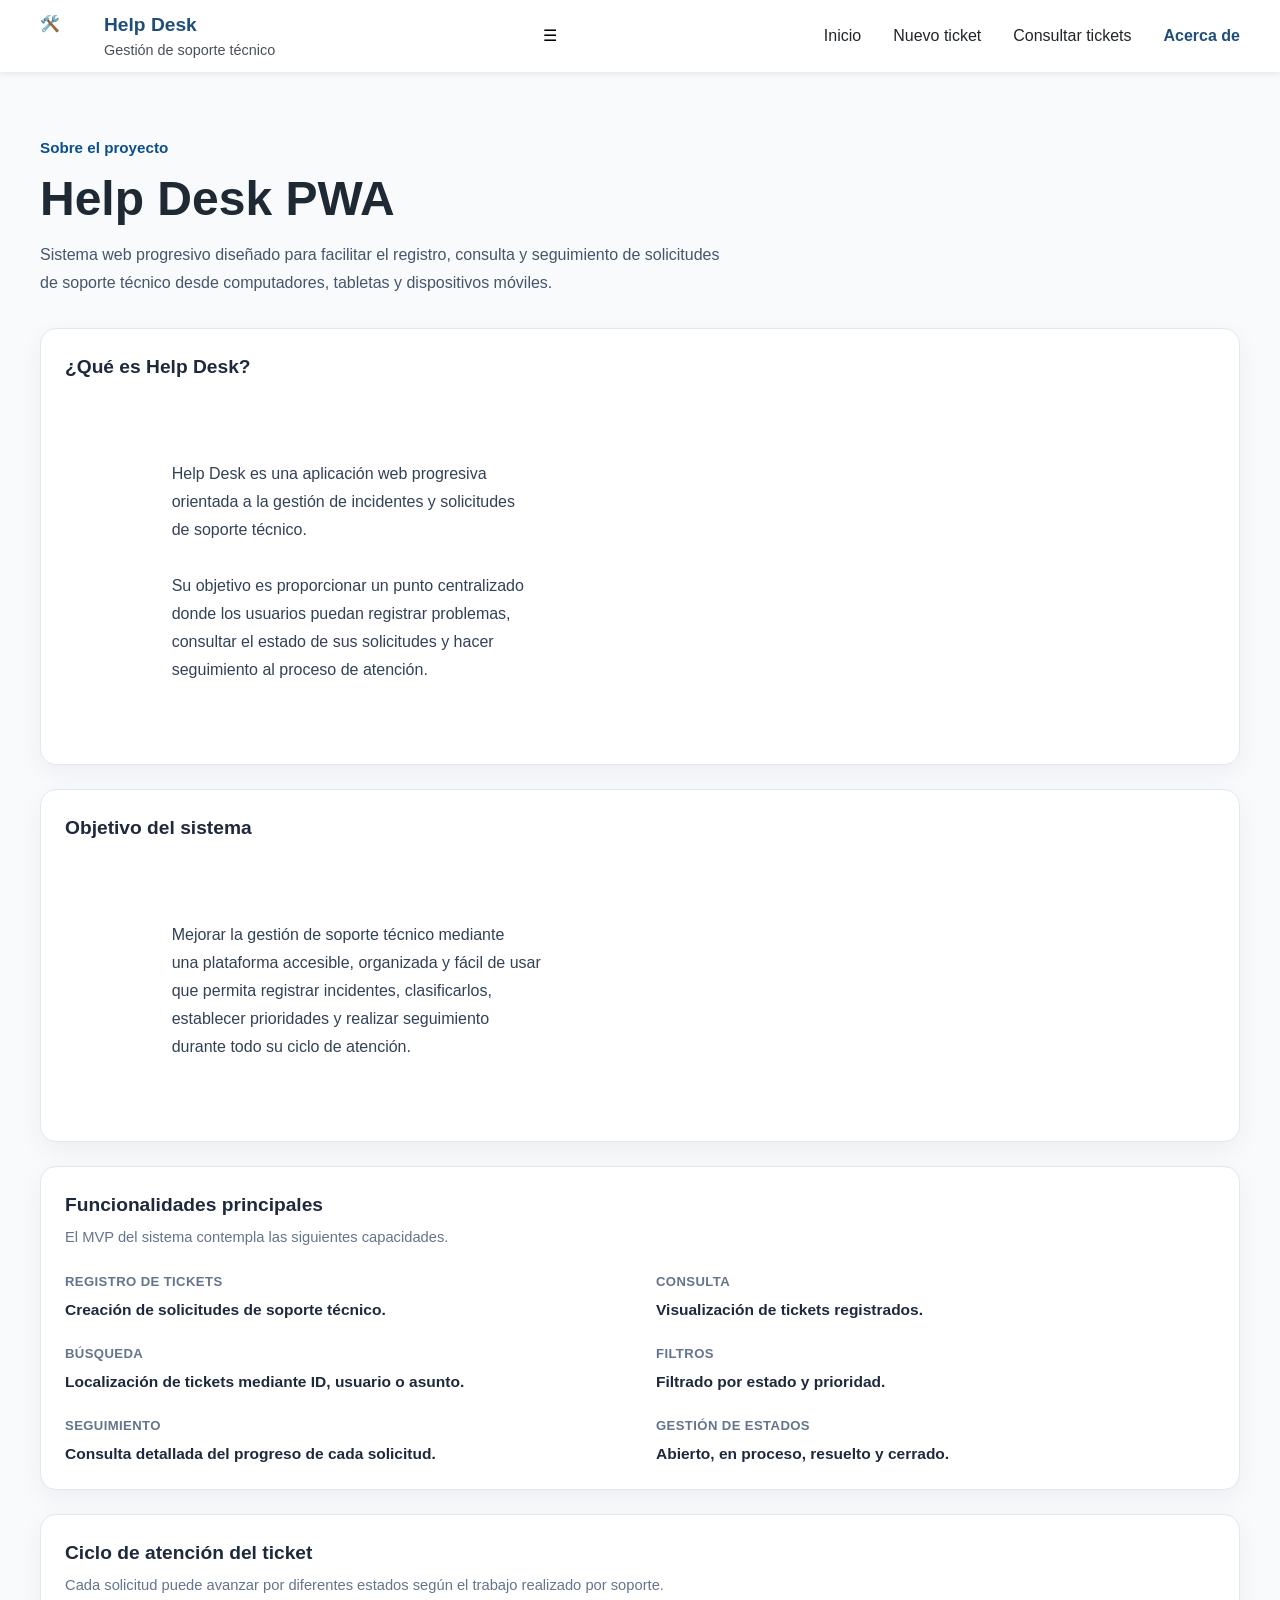
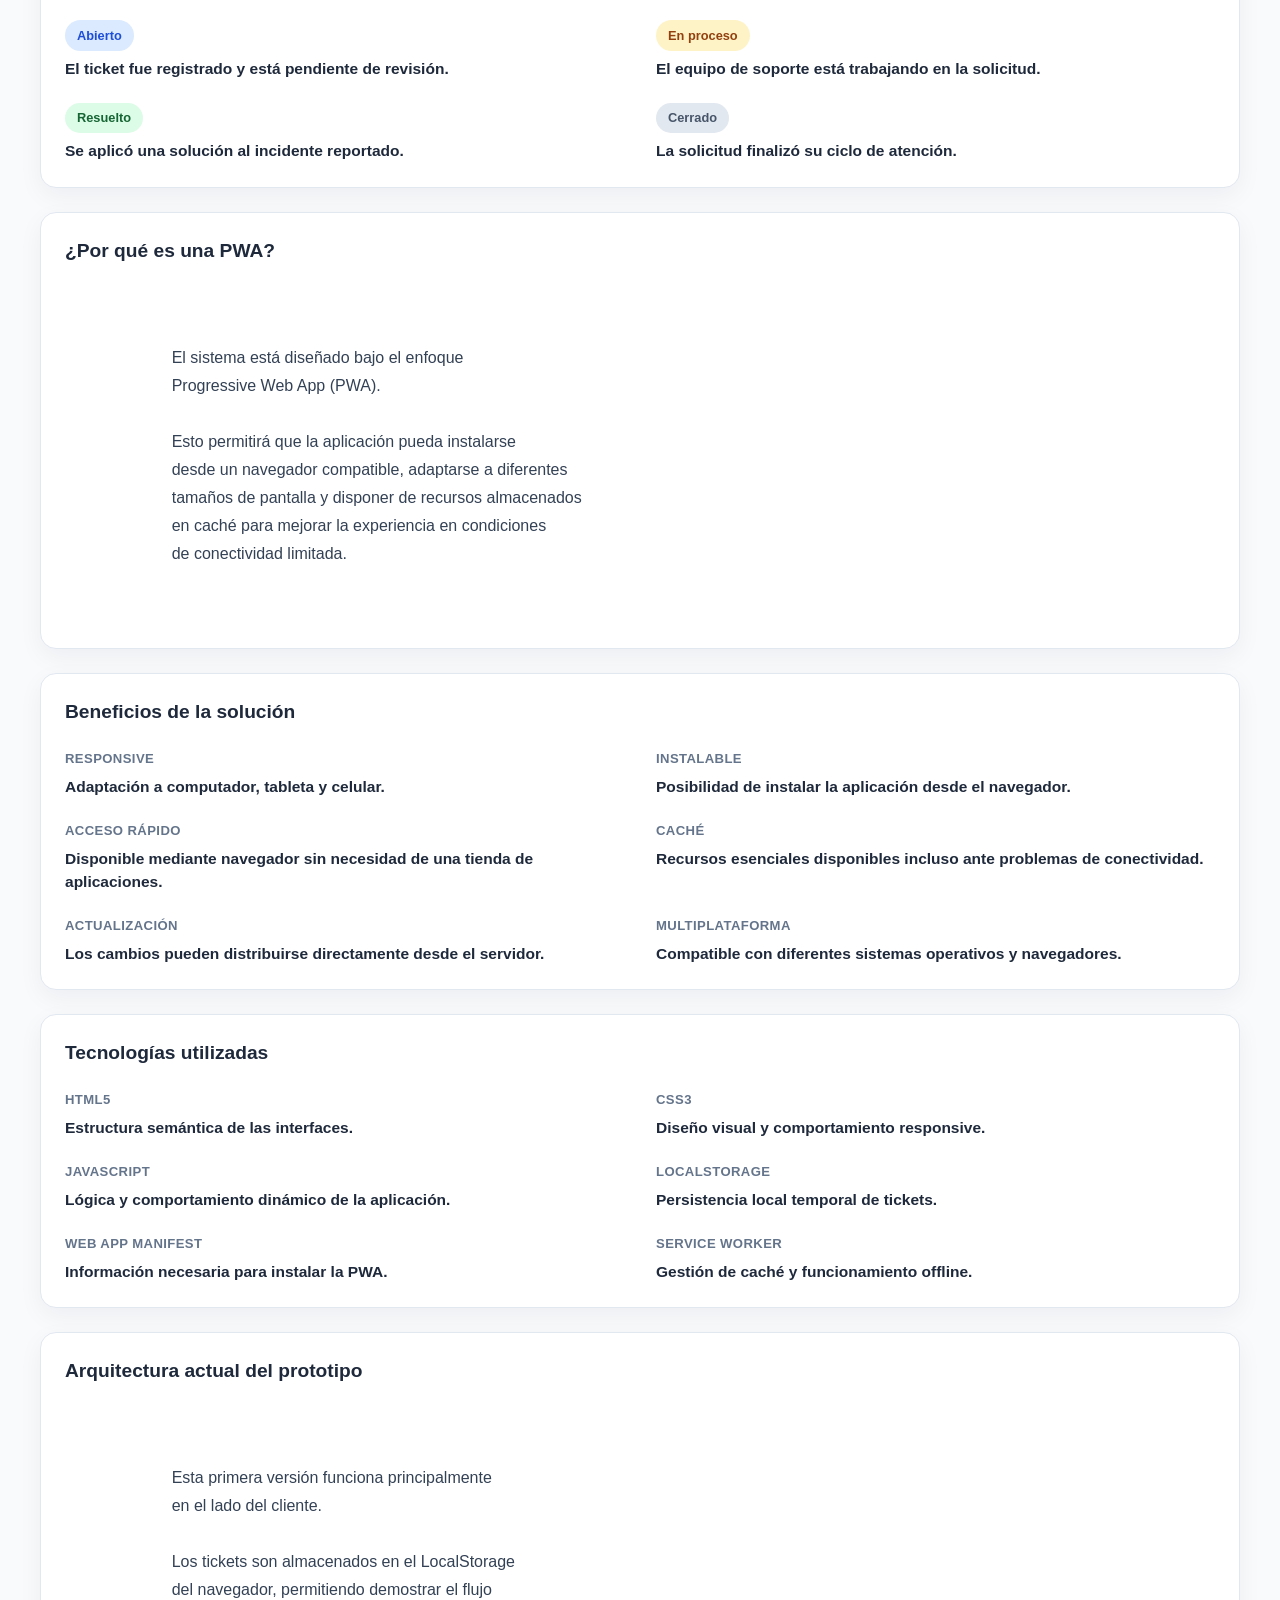
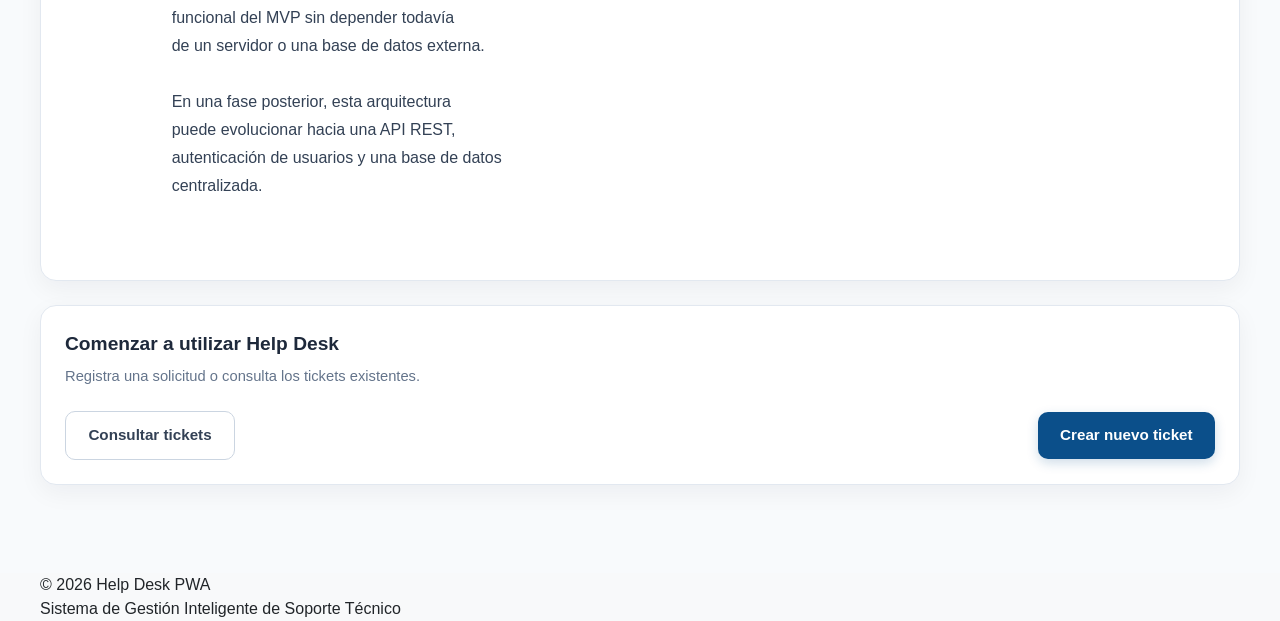
<file: PAGES/about.html>
<!DOCTYPE html>
<html lang="es">

<head>

    <meta charset="UTF-8">

    <meta name="viewport"
          content="width=device-width, initial-scale=1.0">

    <meta name="description"
          content="Información sobre la PWA Help Desk para la gestión de soporte técnico">

    <meta name="theme-color"
          content="#0b4f8a">

    <title>Acerca de | Help Desk</title>


    <!-- =========================================
         HOJAS DE ESTILO
    ========================================== -->

    <link rel="stylesheet" href="../CSS/variables.css">
    <link rel="stylesheet" href="../CSS/styles.css">
    <link rel="stylesheet" href="../CSS/components.css">
    <link rel="stylesheet" href="../CSS/responsive.css">
    <link rel="manifest" href="manifest.json">

</head>


<body>


    <!-- =========================================
     ENCABEZADO
========================================== -->

<header class="main-header">

    <div class="container main-header__content">

        <!-- MARCA -->

        <a href="../index.html"
           class="brand"
           aria-label="Ir al inicio">

            <div class="brand__logo">
                🛠️
            </div>

            <div class="brand__text">

                <span class="brand__name">
                    Help Desk
                </span>

                <span class="brand__description">
                    Gestión de soporte técnico
                </span>

            </div>

        </a>


        <!-- BOTÓN MENÚ MÓVIL -->

        <button
            type="button"
            id="navigation-toggle"
            class="navigation-toggle"
            aria-label="Abrir menú de navegación"
            aria-expanded="false"
            aria-controls="navigation-menu"
        >

            ☰

        </button>


        <!-- NAVEGACIÓN -->

        <nav aria-label="Navegación principal">

            <ul
                id="navigation-menu"
                class="navigation-menu"
            >

                <li class="navigation-menu__item">

                    <a
                        href="../index.html"
                        class="navigation-menu__link"
                    >
                        Inicio
                    </a>

                </li>


                <li class="navigation-menu__item">

                    <a
                        href="create-ticket.html"
                        class="navigation-menu__link"
                    >
                        Nuevo ticket
                    </a>

                </li>


                <li class="navigation-menu__item">

                    <a
                        href="my-tickets.html"
                        class="navigation-menu__link"
                    >
                        Consultar tickets
                    </a>

                </li>


                <li class="navigation-menu__item">

                    <a
                        href="about.html"
                        class="navigation-menu__link navigation-menu__link--active"
                        aria-current="page"
                    >
                        Acerca de
                    </a>

                </li>

            </ul>

        </nav>

    </div>

</header>



    <!-- =========================================
         CONTENIDO PRINCIPAL
    ========================================== -->

    <main class="main">


        <!-- =====================================
             INTRODUCCIÓN
        ====================================== -->

        <section class="ticket-section">

            <div class="container">


                <div class="page-header">

                    <span class="section-label">
                        Sobre el proyecto
                    </span>


                    <h2>
                        Help Desk PWA
                    </h2>


                    <p>
                        Sistema web progresivo diseñado para facilitar
                        el registro, consulta y seguimiento de solicitudes
                        de soporte técnico desde computadores,
                        tabletas y dispositivos móviles.
                    </p>

                </div>



                <!-- =================================
                     DESCRIPCIÓN DEL SISTEMA
                ================================== -->

                <div class="card detail-card">

                    <div class="detail-card-header">

                        <h3>
                            ¿Qué es Help Desk?
                        </h3>

                    </div>


                    <p class="detail-description">

                        Help Desk es una aplicación web progresiva
                        orientada a la gestión de incidentes y solicitudes
                        de soporte técnico.

                        Su objetivo es proporcionar un punto centralizado
                        donde los usuarios puedan registrar problemas,
                        consultar el estado de sus solicitudes y hacer
                        seguimiento al proceso de atención.

                    </p>

                </div>



                <!-- =================================
                     OBJETIVO
                ================================== -->

                <div class="card detail-card">

                    <div class="detail-card-header">

                        <h3>
                            Objetivo del sistema
                        </h3>

                    </div>


                    <p class="detail-description">

                        Mejorar la gestión de soporte técnico mediante
                        una plataforma accesible, organizada y fácil de usar
                        que permita registrar incidentes, clasificarlos,
                        establecer prioridades y realizar seguimiento
                        durante todo su ciclo de atención.

                    </p>

                </div>



                <!-- =================================
                     CARACTERÍSTICAS
                ================================== -->

                <div class="card detail-card">

                    <div class="detail-card-header">

                        <h3>
                            Funcionalidades principales
                        </h3>

                        <p>
                            El MVP del sistema contempla las siguientes
                            capacidades.
                        </p>

                    </div>


                    <div class="detail-grid">


                        <!-- REGISTRO -->

                        <div class="detail-item">

                            <span class="detail-label">
                                Registro de tickets
                            </span>

                            <strong>
                                Creación de solicitudes
                                de soporte técnico.
                            </strong>

                        </div>


                        <!-- CONSULTA -->

                        <div class="detail-item">

                            <span class="detail-label">
                                Consulta
                            </span>

                            <strong>
                                Visualización de tickets
                                registrados.
                            </strong>

                        </div>


                        <!-- BÚSQUEDA -->

                        <div class="detail-item">

                            <span class="detail-label">
                                Búsqueda
                            </span>

                            <strong>
                                Localización de tickets
                                mediante ID, usuario o asunto.
                            </strong>

                        </div>


                        <!-- FILTROS -->

                        <div class="detail-item">

                            <span class="detail-label">
                                Filtros
                            </span>

                            <strong>
                                Filtrado por estado
                                y prioridad.
                            </strong>

                        </div>


                        <!-- SEGUIMIENTO -->

                        <div class="detail-item">

                            <span class="detail-label">
                                Seguimiento
                            </span>

                            <strong>
                                Consulta detallada del
                                progreso de cada solicitud.
                            </strong>

                        </div>


                        <!-- ESTADOS -->

                        <div class="detail-item">

                            <span class="detail-label">
                                Gestión de estados
                            </span>

                            <strong>
                                Abierto, en proceso,
                                resuelto y cerrado.
                            </strong>

                        </div>

                    </div>

                </div>



                <!-- =================================
                     CICLO DEL TICKET
                ================================== -->

                <div class="card detail-card">

                    <div class="detail-card-header">

                        <h3>
                            Ciclo de atención del ticket
                        </h3>

                        <p>
                            Cada solicitud puede avanzar por diferentes
                            estados según el trabajo realizado por soporte.
                        </p>

                    </div>


                    <div class="detail-grid">


                        <div class="detail-item">

                            <span class="badge badge-open">
                                Abierto
                            </span>

                            <strong>
                                El ticket fue registrado
                                y está pendiente de revisión.
                            </strong>

                        </div>


                        <div class="detail-item">

                            <span class="badge badge-progress">
                                En proceso
                            </span>

                            <strong>
                                El equipo de soporte está
                                trabajando en la solicitud.
                            </strong>

                        </div>


                        <div class="detail-item">

                            <span class="badge badge-resolved">
                                Resuelto
                            </span>

                            <strong>
                                Se aplicó una solución
                                al incidente reportado.
                            </strong>

                        </div>


                        <div class="detail-item">

                            <span class="badge badge-closed">
                                Cerrado
                            </span>

                            <strong>
                                La solicitud finalizó
                                su ciclo de atención.
                            </strong>

                        </div>

                    </div>

                </div>



                <!-- =================================
                     PWA
                ================================== -->

                <div class="card detail-card">

                    <div class="detail-card-header">

                        <h3>
                            ¿Por qué es una PWA?
                        </h3>

                    </div>


                    <p class="detail-description">

                        El sistema está diseñado bajo el enfoque
                        Progressive Web App (PWA).

                        Esto permitirá que la aplicación pueda instalarse
                        desde un navegador compatible, adaptarse a diferentes
                        tamaños de pantalla y disponer de recursos almacenados
                        en caché para mejorar la experiencia en condiciones
                        de conectividad limitada.

                    </p>

                </div>



                <!-- =================================
                     BENEFICIOS PWA
                ================================== -->

                <div class="card detail-card">

                    <div class="detail-card-header">

                        <h3>
                            Beneficios de la solución
                        </h3>

                    </div>


                    <div class="detail-grid">


                        <div class="detail-item">

                            <span class="detail-label">
                                Responsive
                            </span>

                            <strong>
                                Adaptación a computador,
                                tableta y celular.
                            </strong>

                        </div>


                        <div class="detail-item">

                            <span class="detail-label">
                                Instalable
                            </span>

                            <strong>
                                Posibilidad de instalar
                                la aplicación desde el navegador.
                            </strong>

                        </div>


                        <div class="detail-item">

                            <span class="detail-label">
                                Acceso rápido
                            </span>

                            <strong>
                                Disponible mediante navegador
                                sin necesidad de una tienda de aplicaciones.
                            </strong>

                        </div>


                        <div class="detail-item">

                            <span class="detail-label">
                                Caché
                            </span>

                            <strong>
                                Recursos esenciales disponibles
                                incluso ante problemas de conectividad.
                            </strong>

                        </div>


                        <div class="detail-item">

                            <span class="detail-label">
                                Actualización
                            </span>

                            <strong>
                                Los cambios pueden distribuirse
                                directamente desde el servidor.
                            </strong>

                        </div>


                        <div class="detail-item">

                            <span class="detail-label">
                                Multiplataforma
                            </span>

                            <strong>
                                Compatible con diferentes
                                sistemas operativos y navegadores.
                            </strong>

                        </div>

                    </div>

                </div>



                <!-- =================================
                     TECNOLOGÍAS
                ================================== -->

                <div class="card detail-card">

                    <div class="detail-card-header">

                        <h3>
                            Tecnologías utilizadas
                        </h3>

                    </div>


                    <div class="detail-grid">


                        <div class="detail-item">

                            <span class="detail-label">
                                HTML5
                            </span>

                            <strong>
                                Estructura semántica
                                de las interfaces.
                            </strong>

                        </div>


                        <div class="detail-item">

                            <span class="detail-label">
                                CSS3
                            </span>

                            <strong>
                                Diseño visual y
                                comportamiento responsive.
                            </strong>

                        </div>


                        <div class="detail-item">

                            <span class="detail-label">
                                JavaScript
                            </span>

                            <strong>
                                Lógica y comportamiento
                                dinámico de la aplicación.
                            </strong>

                        </div>


                        <div class="detail-item">

                            <span class="detail-label">
                                LocalStorage
                            </span>

                            <strong>
                                Persistencia local
                                temporal de tickets.
                            </strong>

                        </div>


                        <div class="detail-item">

                            <span class="detail-label">
                                Web App Manifest
                            </span>

                            <strong>
                                Información necesaria
                                para instalar la PWA.
                            </strong>

                        </div>


                        <div class="detail-item">

                            <span class="detail-label">
                                Service Worker
                            </span>

                            <strong>
                                Gestión de caché
                                y funcionamiento offline.
                            </strong>

                        </div>

                    </div>

                </div>



                <!-- =================================
                     ARQUITECTURA ACTUAL
                ================================== -->

                <div class="card detail-card">

                    <div class="detail-card-header">

                        <h3>
                            Arquitectura actual del prototipo
                        </h3>

                    </div>


                    <p class="detail-description">

                        Esta primera versión funciona principalmente
                        en el lado del cliente.

                        Los tickets son almacenados en el LocalStorage
                        del navegador, permitiendo demostrar el flujo
                        funcional del MVP sin depender todavía
                        de un servidor o una base de datos externa.

                        En una fase posterior, esta arquitectura
                        puede evolucionar hacia una API REST,
                        autenticación de usuarios y una base de datos
                        centralizada.

                    </p>

                </div>



                <!-- =================================
                     ACCIONES
                ================================== -->

                <div class="card detail-card">

                    <div class="detail-card-header">

                        <h3>
                            Comenzar a utilizar Help Desk
                        </h3>

                        <p>
                            Registra una solicitud o consulta
                            los tickets existentes.
                        </p>

                    </div>


                    <div class="detail-actions">

                        <a
                            href="my-tickets.html"
                            class="btn btn-secondary"
                        >
                            Consultar tickets
                        </a>


                        <a
                            href="create-ticket.html"
                            class="btn btn-primary"
                        >
                            Crear nuevo ticket
                        </a>

                    </div>

                </div>

            </div>

        </section>

    </main>



    <!-- =========================================
         PIE DE PÁGINA
    ========================================== -->

    <footer class="footer">

        <div class="container footer-container">

            <p>
                © 2026 Help Desk PWA
            </p>


            <p>
                Sistema de Gestión Inteligente
                de Soporte Técnico
            </p>

        </div>

    </footer>



    <!-- =========================================
         JAVASCRIPT
    ========================================== -->

    <script src="../JS/app.js"></script>
    <script src="../JS/app.js"></script>
    <script src="../JS/tickets.js"></script>
    <script src="../JS/register-sw.js"></script>

</body>

</html>
</file>
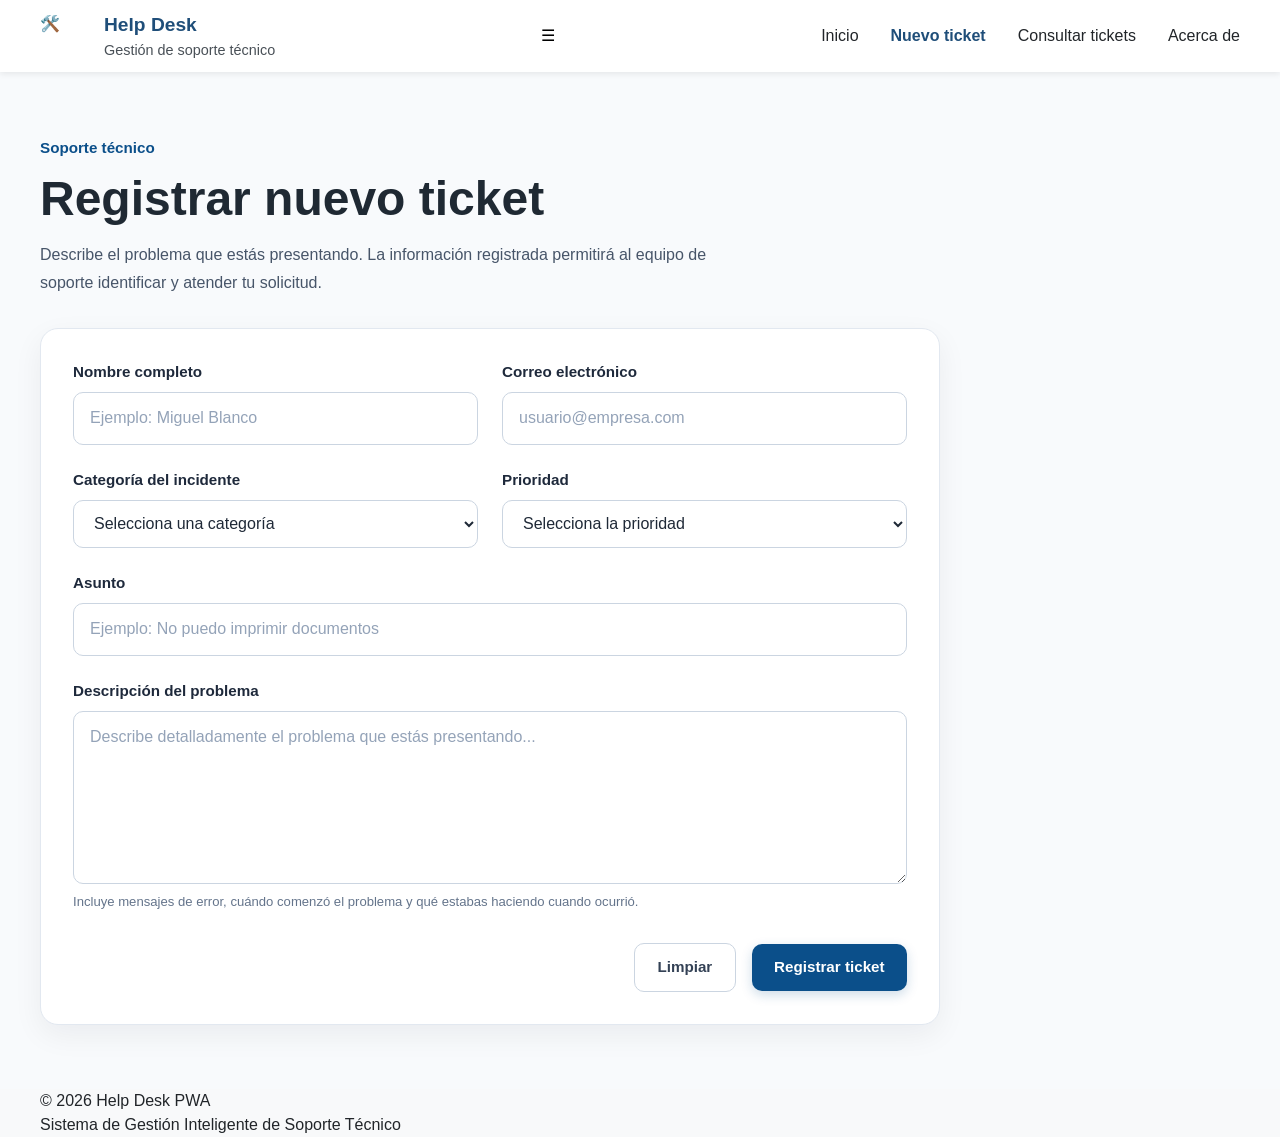
<file: PAGES/create-ticket.html>
<!DOCTYPE html>
<html lang="es">

<head>
    <meta charset="UTF-8">

    <meta name="viewport"
          content="width=device-width, initial-scale=1.0">

    <meta name="description"
          content="Registro de solicitudes de soporte técnico Help Desk">

    <meta name="theme-color"
          content="#0b4f8a">

    <title>Nuevo Ticket | Help Desk</title>

    <!-- =========================
         HOJAS DE ESTILO
    ========================== -->

    <link rel="stylesheet" href="../CSS/variables.css">
    <link rel="stylesheet" href="../CSS/styles.css">
    <link rel="stylesheet" href="../CSS/components.css">
    <link rel="stylesheet" href="../CSS/responsive.css">
    <link rel="manifest" href="manifest.json">
</head>


<body>

    <!-- =========================================
         ENCABEZADO
    ========================================== -->

<header class="main-header">

    <div class="container main-header__content">

        <a href="../index.html"
           class="brand"
           aria-label="Ir al inicio">

            <div class="brand__logo">
                🛠️
            </div>

            <div class="brand__text">

                <span class="brand__name">
                    Help Desk
                </span>

                <span class="brand__description">
                    Gestión de soporte técnico
                </span>

            </div>

        </a>


        <button
            type="button"
            id="navigation-toggle"
            class="navigation-toggle"
            aria-label="Abrir menú de navegación"
            aria-expanded="false"
            aria-controls="navigation-menu"
        >
            ☰
        </button>


        <nav aria-label="Navegación principal">

            <ul
                id="navigation-menu"
                class="navigation-menu"
            >

                <li class="navigation-menu__item">

                    <a
                        href="../index.html"
                        class="navigation-menu__link"
                    >
                        Inicio
                    </a>

                </li>


                <li class="navigation-menu__item">

                    <a
                        href="create-ticket.html"
                        class="navigation-menu__link navigation-menu__link--active"
                        aria-current="page"
                    >
                        Nuevo ticket
                    </a>

                </li>


                <li class="navigation-menu__item">

                    <a
                        href="my-tickets.html"
                        class="navigation-menu__link"
                    >
                        Consultar tickets
                    </a>

                </li>


                <li class="navigation-menu__item">

                    <a
                        href="about.html"
                        class="navigation-menu__link"
                    >
                        Acerca de
                    </a>

                </li>

            </ul>

        </nav>

    </div>

</header>

    <!-- =========================================
         CONTENIDO PRINCIPAL
    ========================================== -->

    <main class="main">

        <section class="ticket-section">

            <div class="container">

                <!-- ENCABEZADO DE LA PÁGINA -->

                <div class="page-header">

                    <span class="section-label">
                        Soporte técnico
                    </span>

                    <h2>
                        Registrar nuevo ticket
                    </h2>

                    <p>
                        Describe el problema que estás presentando.
                        La información registrada permitirá al equipo
                        de soporte identificar y atender tu solicitud.
                    </p>

                </div>


                <!-- =====================================
                     FORMULARIO
                ====================================== -->

                <div class="ticket-card">

                    <form id="ticketForm">

                        <!-- NOMBRE -->

                        <div class="form-group">

                            <label for="name">
                                Nombre completo
                            </label>

                            <input
                                type="text"
                                id="name"
                                name="name"
                                placeholder="Ejemplo: Miguel Blanco"
                                autocomplete="name"
                                required
                            >

                        </div>


                        <!-- CORREO -->

                        <div class="form-group">

                            <label for="email">
                                Correo electrónico
                            </label>

                            <input
                                type="email"
                                id="email"
                                name="email"
                                placeholder="usuario@empresa.com"
                                autocomplete="email"
                                required
                            >

                        </div>


                        <!-- CATEGORÍA -->

                        <div class="form-group">

                            <label for="category">
                                Categoría del incidente
                            </label>

                            <select
                                id="category"
                                name="category"
                                required
                            >

                                <option value="">
                                    Selecciona una categoría
                                </option>

                                <option value="hardware">
                                    Hardware
                                </option>

                                <option value="software">
                                    Software
                                </option>

                                <option value="network">
                                    Red / Internet
                                </option>

                                <option value="email">
                                    Correo electrónico
                                </option>

                                <option value="printer">
                                    Impresoras
                                </option>

                                <option value="access">
                                    Accesos y contraseñas
                                </option>

                                <option value="other">
                                    Otro
                                </option>

                            </select>

                        </div>


                        <!-- PRIORIDAD -->

                        <div class="form-group">

                            <label for="priority">
                                Prioridad
                            </label>

                            <select
                                id="priority"
                                name="priority"
                                required
                            >

                                <option value="">
                                    Selecciona la prioridad
                                </option>

                                <option value="low">
                                    Baja
                                </option>

                                <option value="medium">
                                    Media
                                </option>

                                <option value="high">
                                    Alta
                                </option>

                                <option value="critical">
                                    Crítica
                                </option>

                            </select>

                        </div>


                        <!-- ASUNTO -->

                        <div class="form-group form-group-full">

                            <label for="subject">
                                Asunto
                            </label>

                            <input
                                type="text"
                                id="subject"
                                name="subject"
                                placeholder="Ejemplo: No puedo imprimir documentos"
                                maxlength="100"
                                required
                            >

                        </div>


                        <!-- DESCRIPCIÓN -->

                        <div class="form-group form-group-full">

                            <label for="description">
                                Descripción del problema
                            </label>

                            <textarea
                                id="description"
                                name="description"
                                rows="6"
                                maxlength="1000"
                                placeholder="Describe detalladamente el problema que estás presentando..."
                                required
                            ></textarea>

                            <small>
                                Incluye mensajes de error, cuándo comenzó
                                el problema y qué estabas haciendo cuando ocurrió.
                            </small>

                        </div>


                        <!-- =================================
                             BOTONES
                        ================================== -->

                        <div class="form-actions">

                            <button
                                type="reset"
                                class="btn btn-secondary"
                            >
                                Limpiar
                            </button>


                            <button
                                type="submit"
                                class="btn btn-primary"
                            >
                                Registrar ticket
                            </button>

                        </div>

                    </form>

                </div>

            </div>

        </section>

    </main>


    <!-- =========================================
         PIE DE PÁGINA
    ========================================== -->

    <footer class="footer">

        <div class="container footer-container">

            <p>
                © 2026 Help Desk PWA
            </p>

            <p>
                Sistema de Gestión Inteligente
                de Soporte Técnico
            </p>

        </div>

    </footer>


    <!-- =========================================
         JAVASCRIPT
    ========================================== -->

    <script src="../JS/app.js"></script>
    <script src="../JS/app.js"></script>
    <script src="../JS/tickets.js"></script>
    <script src="../JS/register-sw.js"></script>

</body>

</html>
</file>
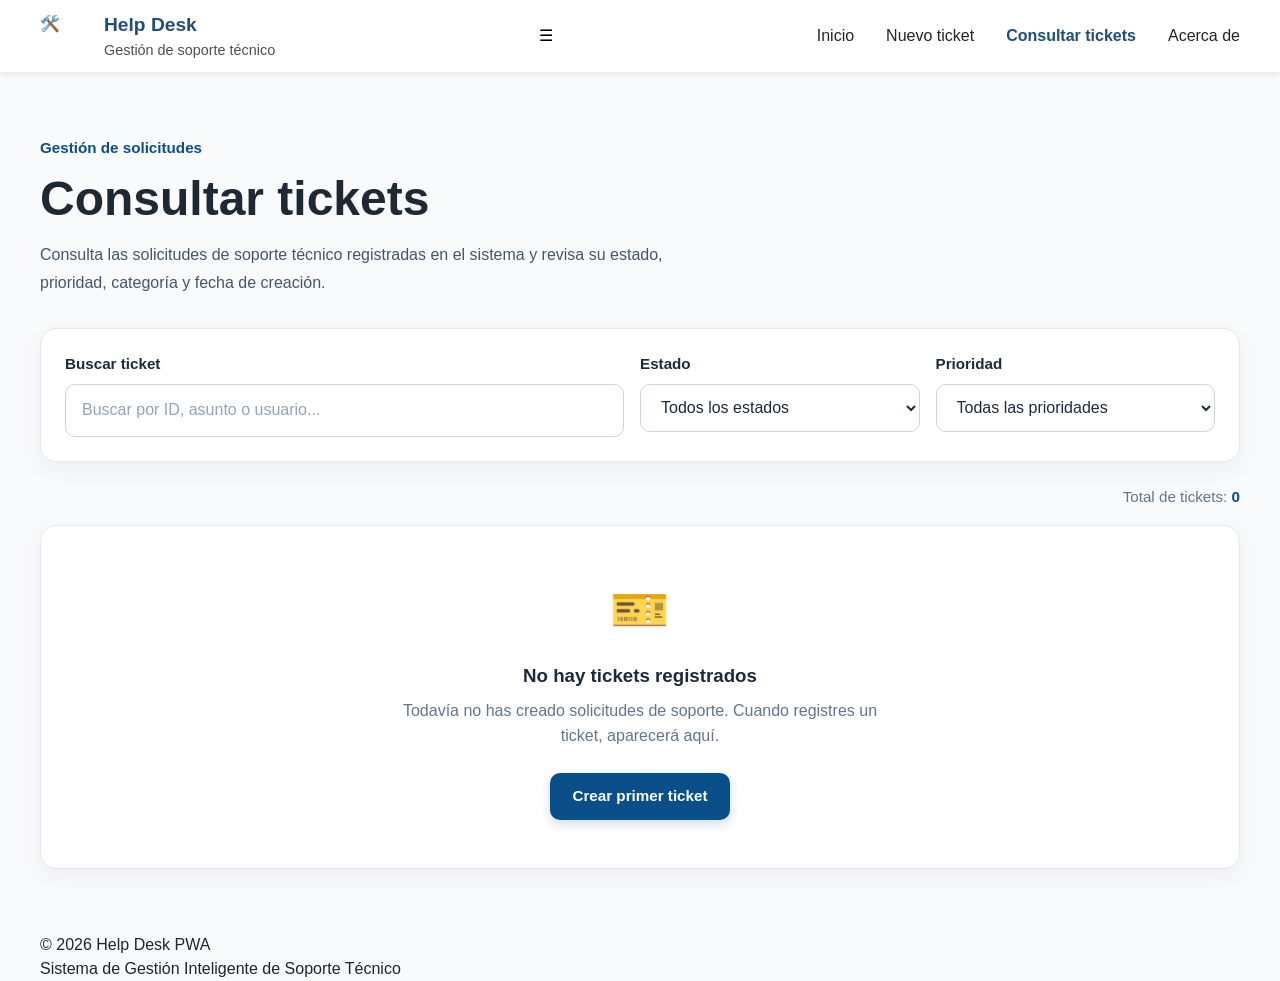
<file: PAGES/my-tickets.html>
<!DOCTYPE html>
<html lang="es">

<head>
    <meta charset="UTF-8">

    <meta name="viewport"
          content="width=device-width, initial-scale=1.0">

    <meta name="description"
          content="Consulta de tickets registrados en Help Desk">

    <meta name="theme-color"
          content="#0b4f8a">

    <title>Consultar Tickets | Help Desk</title>

    <!-- =========================================
         HOJAS DE ESTILO
    ========================================== -->

    <link rel="stylesheet" href="../CSS/variables.css">
    <link rel="stylesheet" href="../CSS/styles.css">
    <link rel="stylesheet" href="../CSS/components.css">
    <link rel="stylesheet" href="../CSS/responsive.css">
    <link rel="manifest" href="manifest.json">
</head>


<body>

    <!-- =========================================
         ENCABEZADO
    ========================================== -->

<header class="main-header">

    <div class="container main-header__content">

        <a href="../index.html"
           class="brand"
           aria-label="Ir al inicio">

            <div class="brand__logo">
                🛠️
            </div>

            <div class="brand__text">

                <span class="brand__name">
                    Help Desk
                </span>

                <span class="brand__description">
                    Gestión de soporte técnico
                </span>

            </div>

        </a>


        <button
            type="button"
            id="navigation-toggle"
            class="navigation-toggle"
            aria-label="Abrir menú de navegación"
            aria-expanded="false"
            aria-controls="navigation-menu"
        >
            ☰
        </button>


        <nav aria-label="Navegación principal">

            <ul
                id="navigation-menu"
                class="navigation-menu"
            >

                <li class="navigation-menu__item">

                    <a
                        href="../index.html"
                        class="navigation-menu__link"
                    >
                        Inicio
                    </a>

                </li>


                <li class="navigation-menu__item">

                    <a
                        href="create-ticket.html"
                        class="navigation-menu__link"
                    >
                        Nuevo ticket
                    </a>

                </li>


                <li class="navigation-menu__item">

                    <a
                        href="my-tickets.html"
                        class="navigation-menu__link navigation-menu__link--active"
                        aria-current="page"
                    >
                        Consultar tickets
                    </a>

                </li>


                <li class="navigation-menu__item">

                    <a
                        href="about.html"
                        class="navigation-menu__link"
                    >
                        Acerca de
                    </a>

                </li>

            </ul>

        </nav>

    </div>

</header>


    <!-- =========================================
         CONTENIDO PRINCIPAL
    ========================================== -->

    <main class="main">

        <section class="ticket-section">

            <div class="container">


                <!-- =====================================
                     ENCABEZADO DE LA PÁGINA
                ====================================== -->

                <div class="page-header">

                    <span class="section-label">
                        Gestión de solicitudes
                    </span>

                    <h2>
                        Consultar tickets
                    </h2>

                    <p>
                        Consulta las solicitudes de soporte técnico
                        registradas en el sistema y revisa su estado,
                        prioridad, categoría y fecha de creación.
                    </p>

                </div>


                <!-- =====================================
                     CONTROLES DE BÚSQUEDA
                ====================================== -->

                <div class="card tickets-controls">

                    <div class="form-group">

                        <label for="ticketSearch">
                            Buscar ticket
                        </label>

                        <input
                            type="search"
                            id="ticketSearch"
                            placeholder="Buscar por ID, asunto o usuario..."
                            autocomplete="off"
                        >

                    </div>


                    <div class="form-group">

                        <label for="statusFilter">
                            Estado
                        </label>

                        <select id="statusFilter">

                            <option value="all">
                                Todos los estados
                            </option>

                            <option value="open">
                                Abierto
                            </option>

                            <option value="progress">
                                En proceso
                            </option>

                            <option value="resolved">
                                Resuelto
                            </option>

                            <option value="closed">
                                Cerrado
                            </option>

                        </select>

                    </div>


                    <div class="form-group">

                        <label for="priorityFilter">
                            Prioridad
                        </label>

                        <select id="priorityFilter">

                            <option value="all">
                                Todas las prioridades
                            </option>

                            <option value="low">
                                Baja
                            </option>

                            <option value="medium">
                                Media
                            </option>

                            <option value="high">
                                Alta
                            </option>

                            <option value="critical">
                                Crítica
                            </option>

                        </select>

                    </div>

                </div>


                <!-- =====================================
                     RESUMEN DE TICKETS
                ====================================== -->

                <div class="tickets-summary">

                    <p>
                        Total de tickets:
                        <strong id="ticketCount">
                            0
                        </strong>
                    </p>

                </div>


                <!-- =====================================
                     TABLA DE TICKETS
                ====================================== -->

                <div class="table-container"
                     id="ticketsTableContainer">

                    <table class="ticket-table">

                        <thead>

                            <tr>

                                <th>
                                    ID
                                </th>

                                <th>
                                    Asunto
                                </th>

                                <th>
                                    Categoría
                                </th>

                                <th>
                                    Prioridad
                                </th>

                                <th>
                                    Estado
                                </th>

                                <th>
                                    Fecha
                                </th>

                                <th>
                                    Acciones
                                </th>

                            </tr>

                        </thead>


                        <tbody id="ticketsTableBody">

                            <!--
                                Los tickets serán generados
                                dinámicamente mediante JavaScript.
                            -->

                        </tbody>

                    </table>

                </div>


                <!-- =====================================
                     ESTADO VACÍO
                ====================================== -->

                <div class="empty-state"
                     id="emptyTickets">

                    <span class="empty-state-icon">
                        🎫
                    </span>

                    <h3>
                        No hay tickets registrados
                    </h3>

                    <p>
                        Todavía no has creado solicitudes de soporte.
                        Cuando registres un ticket, aparecerá aquí.
                    </p>

                    <a href="create-ticket.html"
                       class="btn btn-primary">

                        Crear primer ticket

                    </a>

                </div>

            </div>

        </section>

    </main>


    <!-- =========================================
         PIE DE PÁGINA
    ========================================== -->

    <footer class="footer">

        <div class="container footer-container">

            <p>
                © 2026 Help Desk PWA
            </p>

            <p>
                Sistema de Gestión Inteligente
                de Soporte Técnico
            </p>

        </div>

    </footer>


    <!-- =========================================
         JAVASCRIPT
    ========================================== -->

    <script src="../JS/app.js"></script>

    <script src="../JS/tickets.js"></script>

    <script src="../JS/my-tickets.js"></script>
    <script src="../JS/app.js"></script>
    <script src="../JS/tickets.js"></script>
    <script src="../JS/my-tickets.js"></script>
    <script src="../JS/register-sw.js"></script>

</body>

</html>
</file>
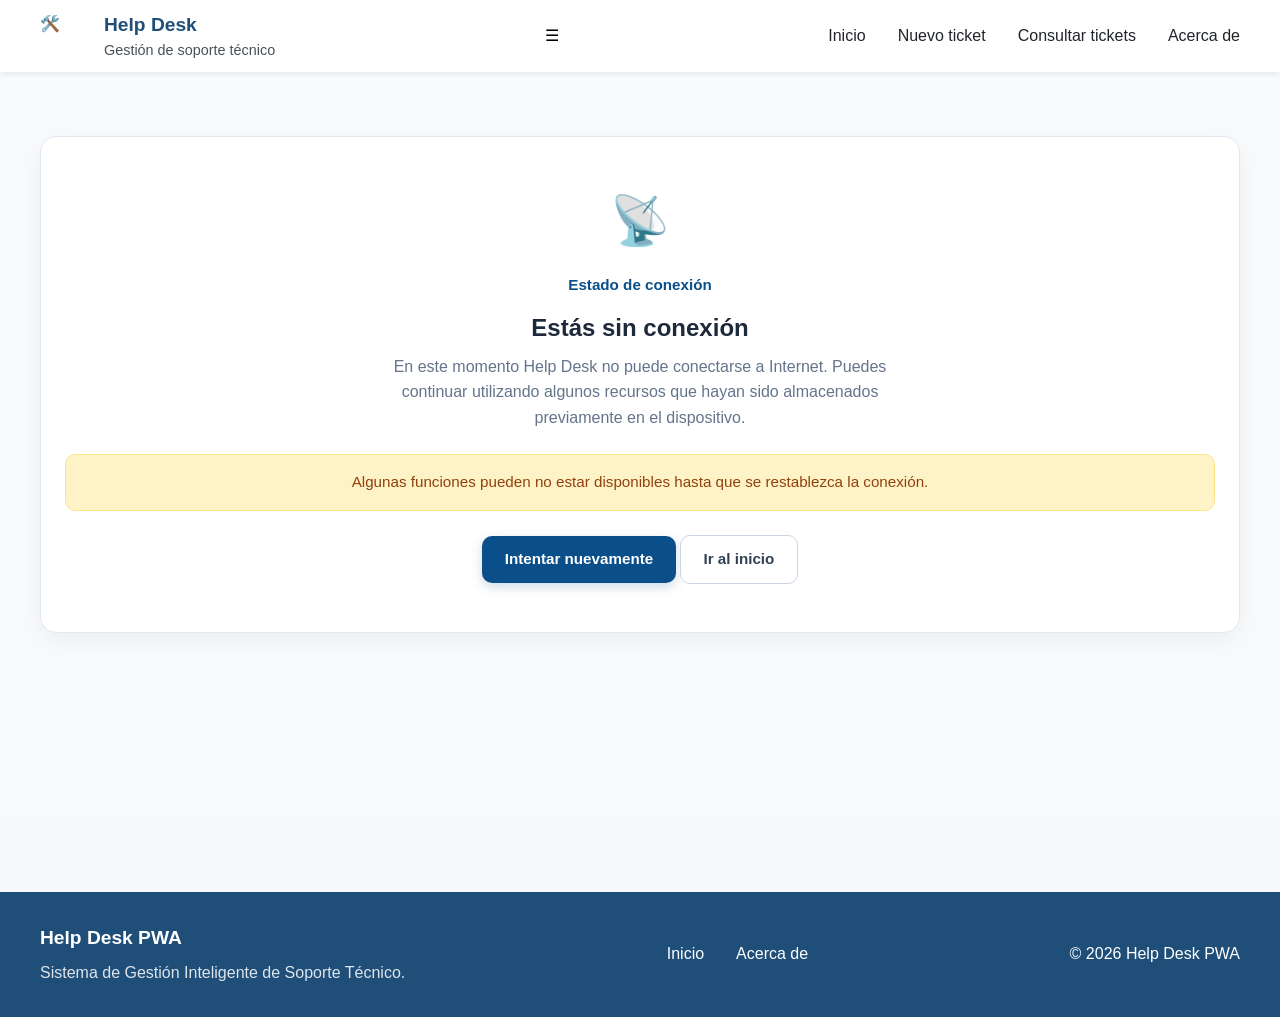
<file: PAGES/offline.html>
<!DOCTYPE html>
<html lang="es">

<head>

    <meta charset="UTF-8">

    <meta name="viewport"
          content="width=device-width, initial-scale=1.0">

    <meta name="description"
          content="Help Desk PWA - Página sin conexión">

    <!-- Color principal de la PWA -->
    <meta name="theme-color"
          content="#0b4f8a">

    <!-- Manifest -->
    <link rel="manifest"
          href="../manifest.json">

    <title>Sin conexión | Help Desk</title>


    <!-- =========================================
         HOJAS DE ESTILO
    ========================================== -->

    <link rel="stylesheet"
          href="../CSS/variables.css">

    <link rel="stylesheet"
          href="../CSS/styles.css">

    <link rel="stylesheet"
          href="../CSS/components.css">

    <link rel="stylesheet"
          href="../CSS/responsive.css">

</head>


<body>


    <!-- =========================================
         ENCABEZADO
    ========================================== -->

    <header class="main-header">

        <div class="container main-header__content">


            <!-- MARCA -->

            <a href="../index.html"
               class="brand"
               aria-label="Ir al inicio">

                <div class="brand__logo">
                    🛠️
                </div>


                <div class="brand__text">

                    <span class="brand__name">
                        Help Desk
                    </span>

                    <span class="brand__description">
                        Gestión de soporte técnico
                    </span>

                </div>

            </a>


            <!-- =====================================
                 BOTÓN MENÚ MÓVIL
            ====================================== -->

            <button
                type="button"
                id="navigation-toggle"
                class="navigation-toggle"
                aria-label="Abrir menú de navegación"
                aria-expanded="false"
                aria-controls="navigation-menu"
            >
                ☰
            </button>


            <!-- =====================================
                 NAVEGACIÓN
            ====================================== -->

            <nav aria-label="Navegación principal">

                <ul
                    id="navigation-menu"
                    class="navigation-menu"
                >

                    <li class="navigation-menu__item">

                        <a
                            href="../index.html"
                            class="navigation-menu__link"
                        >
                            Inicio
                        </a>

                    </li>


                    <li class="navigation-menu__item">

                        <a
                            href="create-ticket.html"
                            class="navigation-menu__link"
                        >
                            Nuevo ticket
                        </a>

                    </li>


                    <li class="navigation-menu__item">

                        <a
                            href="my-tickets.html"
                            class="navigation-menu__link"
                        >
                            Consultar tickets
                        </a>

                    </li>


                    <li class="navigation-menu__item">

                        <a
                            href="about.html"
                            class="navigation-menu__link"
                        >
                            Acerca de
                        </a>

                    </li>

                </ul>

            </nav>

        </div>

    </header>



    <!-- =========================================
         CONTENIDO PRINCIPAL
    ========================================== -->

    <main>

        <section class="ticket-section">

            <div class="container">


                <!-- =====================================
                     ESTADO SIN CONEXIÓN
                ====================================== -->

                <div class="empty-state offline-state">


                    <!-- ICONO -->

                    <span
                        class="empty-state-icon"
                        aria-hidden="true"
                    >
                        📡
                    </span>


                    <!-- ETIQUETA -->

                    <span class="section-label">
                        Estado de conexión
                    </span>


                    <!-- TÍTULO -->

                    <h2>
                        Estás sin conexión
                    </h2>


                    <!-- DESCRIPCIÓN -->

                    <p>

                        En este momento Help Desk no puede
                        conectarse a Internet.

                        Puedes continuar utilizando algunos
                        recursos que hayan sido almacenados
                        previamente en el dispositivo.

                    </p>


                    <!-- =================================
                         ADVERTENCIA
                    ================================== -->

                    <div class="alert alert-warning">

                        Algunas funciones pueden no estar
                        disponibles hasta que se restablezca
                        la conexión.

                    </div>


                    <!-- =================================
                         ACCIONES
                    ================================== -->

                    <div class="offline-actions">


                        <button
                            type="button"
                            id="retryConnection"
                            class="btn btn-primary"
                        >
                            Intentar nuevamente
                        </button>


                        <a
                            href="../index.html"
                            class="btn btn-secondary"
                        >
                            Ir al inicio
                        </a>


                    </div>

                </div>

            </div>

        </section>

    </main>



    <!-- =========================================
         ESTADO DE CONEXIÓN
    ========================================== -->

    <div
        id="connection-status"
        class="connection-status"
        hidden
        role="status"
        aria-live="polite"
    >

        <span
            class="connection-status__indicator"
            aria-hidden="true"
        ></span>

        <span id="connection-status-message">
            Sin conexión
        </span>

    </div>



    <!-- =========================================
         PIE DE PÁGINA
    ========================================== -->

    <footer class="main-footer">

        <div class="container main-footer__content">


            <div class="main-footer__information">

                <strong class="main-footer__title">
                    Help Desk PWA
                </strong>


                <p class="main-footer__description">
                    Sistema de Gestión Inteligente
                    de Soporte Técnico.
                </p>

            </div>


            <nav
                class="footer-navigation"
                aria-label="Navegación del pie de página"
            >

                <a
                    href="../index.html"
                    class="footer-navigation__link"
                >
                    Inicio
                </a>


                <a
                    href="about.html"
                    class="footer-navigation__link"
                >
                    Acerca de
                </a>

            </nav>


            <p class="main-footer__copyright">

                ©

                <span id="current-year">
                    2026
                </span>

                Help Desk PWA

            </p>

        </div>

    </footer>



    <!-- =========================================
         JAVASCRIPT GENERAL
    ========================================== -->

    <script src="../JS/app.js"></script>


    <!-- =========================================
         REGISTRO DEL SERVICE WORKER
    ========================================== -->

    <script src="../JS/register-sw.js"></script>



    <!-- =========================================
         LÓGICA DE LA PÁGINA OFFLINE
    ========================================== -->

    <script>

        "use strict";


        /* =========================================
           OBTENER BOTÓN
        ========================================== */

        const retryButton =
            document.getElementById(
                "retryConnection"
            );


        /* =========================================
           INTENTAR NUEVAMENTE
        ========================================== */

        retryButton?.addEventListener(
            "click",
            function () {


                /*
                 * Comprobamos si el navegador
                 * detecta nuevamente conexión.
                 */

                if (navigator.onLine) {


                    /*
                     * Si existe conexión,
                     * regresamos al inicio.
                     */

                    window.location.href =
                        "../index.html";


                    return;

                }


                /*
                 * Si continúa sin conexión,
                 * intentamos recargar.
                 *
                 * El Service Worker decidirá
                 * qué contenido puede entregar.
                 */

                window.location.reload();

            }
        );


        /* =========================================
           DETECTAR RECUPERACIÓN DE INTERNET
        ========================================== */

        window.addEventListener(
            "online",
            function () {


                /*
                 * Cuando regrese Internet,
                 * regresamos automáticamente
                 * al inicio.
                 */

                window.location.href =
                    "../index.html";

            }
        );


    </script>


</body>

</html>
</file>
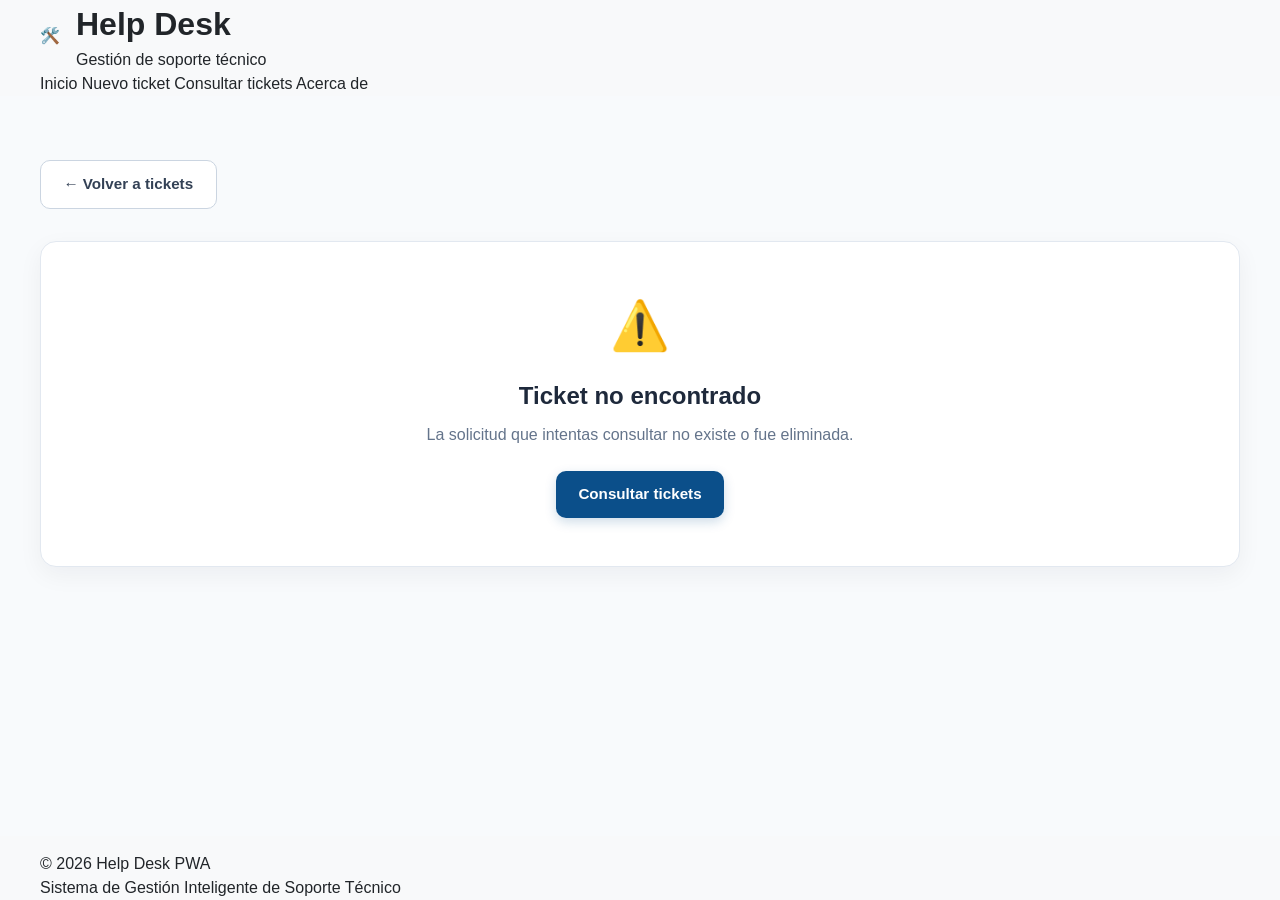
<file: PAGES/ticket-detail.html>
<!DOCTYPE html>
<html lang="es">

<head>

    <meta charset="UTF-8">

    <meta name="viewport"
          content="width=device-width, initial-scale=1.0">

    <meta name="description"
          content="Detalle y seguimiento de solicitudes de soporte técnico Help Desk">

    <meta name="theme-color"
          content="#0b4f8a">
          

    <title>Detalle del Ticket | Help Desk</title>


    <!-- =========================================
         HOJAS DE ESTILO
    ========================================== -->

    <link rel="stylesheet" href="../CSS/variables.css">
    <link rel="stylesheet" href="../CSS/styles.css">
    <link rel="stylesheet" href="../CSS/components.css">
    <link rel="stylesheet" href="../CSS/responsive.css">
    <link rel="manifest" href="manifest.json">

</head>


<body>


    <!-- =========================================
         ENCABEZADO
    ========================================== -->

    <header class="header">

        <div class="container header-container">


            <!-- MARCA -->

            <a href="../index.html"
               class="brand"
               aria-label="Ir al inicio">

                <div class="brand-logo">
                    🛠️
                </div>

                <div class="brand-text">

                    <h1>
                        Help Desk
                    </h1>

                    <span>
                        Gestión de soporte técnico
                    </span>

                </div>

            </a>


            <!-- NAVEGACIÓN -->

            <nav class="nav"
                 aria-label="Navegación principal">

                <a href="../index.html">
                    Inicio
                </a>

                <a href="create-ticket.html">
                    Nuevo ticket
                </a>

                <a href="my-tickets.html"
                   class="active">
                    Consultar tickets
                </a>

                <a href="about.html">
                    Acerca de
                </a>

            </nav>

        </div>

    </header>


    <!-- =========================================
         CONTENIDO PRINCIPAL
    ========================================== -->

    <main class="main">

        <section class="ticket-section">

            <div class="container">


                <!-- =====================================
                     BOTÓN REGRESAR
                ====================================== -->

                <div class="detail-back">

                    <a href="my-tickets.html"
                       class="btn btn-secondary">

                        ← Volver a tickets

                    </a>

                </div>



                <!-- =====================================
                     TICKET NO ENCONTRADO
                ====================================== -->

                <div
                    id="ticketNotFound"
                    class="empty-state"
                    hidden
                >

                    <span class="empty-state-icon">
                        ⚠️
                    </span>

                    <h2>
                        Ticket no encontrado
                    </h2>

                    <p>
                        La solicitud que intentas consultar
                        no existe o fue eliminada.
                    </p>

                    <a
                        href="my-tickets.html"
                        class="btn btn-primary"
                    >
                        Consultar tickets
                    </a>

                </div>



                <!-- =====================================
                     CONTENIDO DEL TICKET
                ====================================== -->

                <div id="ticketDetail">


                    <!-- =================================
                         ENCABEZADO DEL TICKET
                    ================================== -->

                    <div class="page-header ticket-detail-header">

                        <span class="section-label">
                            Detalle de solicitud
                        </span>


                        <div class="ticket-title-row">

                            <div>

                                <p class="ticket-id-label">
                                    Ticket
                                </p>

                                <h2 id="detailTicketId">
                                    TK-0000
                                </h2>

                            </div>


                            <div>

                                <span
                                    id="detailStatus"
                                    class="badge badge-open"
                                >
                                    Abierto
                                </span>

                            </div>

                        </div>


                        <p id="detailSubject">
                            Información del ticket de soporte técnico.
                        </p>

                    </div>



                    <!-- =================================
                         INFORMACIÓN GENERAL
                    ================================== -->

                    <div class="card detail-card">

                        <div class="detail-card-header">

                            <h3>
                                Información general
                            </h3>

                            <p>
                                Datos principales de la solicitud.
                            </p>

                        </div>


                        <div class="detail-grid">


                            <!-- SOLICITANTE -->

                            <div class="detail-item">

                                <span class="detail-label">
                                    Solicitante
                                </span>

                                <strong id="detailName">
                                    -
                                </strong>

                            </div>


                            <!-- CORREO -->

                            <div class="detail-item">

                                <span class="detail-label">
                                    Correo electrónico
                                </span>

                                <strong id="detailEmail">
                                    -
                                </strong>

                            </div>


                            <!-- CATEGORÍA -->

                            <div class="detail-item">

                                <span class="detail-label">
                                    Categoría
                                </span>

                                <strong id="detailCategory">
                                    -
                                </strong>

                            </div>


                            <!-- PRIORIDAD -->

                            <div class="detail-item">

                                <span class="detail-label">
                                    Prioridad
                                </span>

                                <span
                                    id="detailPriority"
                                    class="priority"
                                >
                                    -
                                </span>

                            </div>


                            <!-- FECHA CREACIÓN -->

                            <div class="detail-item">

                                <span class="detail-label">
                                    Fecha de creación
                                </span>

                                <strong id="detailCreatedAt">
                                    -
                                </strong>

                            </div>


                            <!-- ÚLTIMA ACTUALIZACIÓN -->

                            <div class="detail-item">

                                <span class="detail-label">
                                    Última actualización
                                </span>

                                <strong id="detailUpdatedAt">
                                    -
                                </strong>

                            </div>

                        </div>

                    </div>



                    <!-- =================================
                         ASUNTO
                    ================================== -->

                    <div class="card detail-card">

                        <div class="detail-card-header">

                            <h3>
                                Asunto
                            </h3>

                        </div>

                        <p
                            id="detailFullSubject"
                            class="detail-description"
                        >
                            -
                        </p>

                    </div>



                    <!-- =================================
                         DESCRIPCIÓN DEL PROBLEMA
                    ================================== -->

                    <div class="card detail-card">

                        <div class="detail-card-header">

                            <h3>
                                Descripción del problema
                            </h3>

                            <p>
                                Información suministrada por el usuario
                                al registrar la solicitud.
                            </p>

                        </div>


                        <div
                            id="detailDescription"
                            class="detail-description"
                        >
                            -
                        </div>

                    </div>



                    <!-- =================================
                         GESTIÓN DEL ESTADO
                    ================================== -->

                    <div class="card detail-card">

                        <div class="detail-card-header">

                            <h3>
                                Gestión del ticket
                            </h3>

                            <p>
                                Actualiza el estado de la solicitud
                                según el avance realizado por soporte.
                            </p>

                        </div>


                        <div class="ticket-management">


                            <div class="form-group">

                                <label for="ticketStatus">
                                    Estado
                                </label>

                                <select id="ticketStatus">

                                    <option value="open">
                                        Abierto
                                    </option>

                                    <option value="progress">
                                        En proceso
                                    </option>

                                    <option value="resolved">
                                        Resuelto
                                    </option>

                                    <option value="closed">
                                        Cerrado
                                    </option>

                                </select>

                            </div>


                            <button
                                type="button"
                                id="updateStatusButton"
                                class="btn btn-primary"
                            >
                                Actualizar estado
                            </button>

                        </div>

                    </div>



                    <!-- =================================
                         ZONA DE ACCIONES
                    ================================== -->

                    <div class="card detail-card danger-zone">

                        <div class="detail-card-header">

                            <h3>
                                Acciones del ticket
                            </h3>

                            <p>
                                Las siguientes acciones afectan
                                directamente esta solicitud.
                            </p>

                        </div>


                        <div class="detail-actions">

                            <a
                                href="my-tickets.html"
                                class="btn btn-secondary"
                            >
                                Volver
                            </a>


                            <button
                                type="button"
                                id="deleteTicketButton"
                                class="btn btn-danger"
                            >
                                Eliminar ticket
                            </button>

                        </div>

                    </div>


                </div>

            </div>

        </section>

    </main>



    <!-- =========================================
         PIE DE PÁGINA
    ========================================== -->

    <footer class="footer">

        <div class="container footer-container">

            <p>
                © 2026 Help Desk PWA
            </p>

            <p>
                Sistema de Gestión Inteligente
                de Soporte Técnico
            </p>

        </div>

    </footer>



    <!-- =========================================
         JAVASCRIPT
    ========================================== -->

    <script src="../JS/app.js"></script>

    <script src="../JS/tickets.js"></script>

    <script src="../JS/ticket-detail.js"></script>
    <script src="../JS/app.js"></script>
    <script src="../JS/tickets.js"></script>
    <script src="../JS/ticket-detail.js"></script>
    <script src="../JS/register-sw.js"></script>

</body>

</html>
</file>
<file: CSS/variables.css>
/*
========================================
VARIABLES GLOBALES DEL PROYECTO
Help Desk PWA
========================================

Este archivo centraliza colores, tipografías,
espaciados, bordes, sombras y transiciones.

Modificar estas variables permite cambiar la
apariencia general de la aplicación sin editar
cada componente individualmente.
*/

:root {
    /* ========================================
       COLORES PRINCIPALES
    ======================================== */

    --color-primary: #1f4e79;
    --color-primary-dark: #163a5c;
    --color-primary-light: #dceaf5;

    --color-secondary: #2f80ed;
    --color-secondary-dark: #1d64c8;
    --color-secondary-light: #e7f1fd;

    --color-accent: #f4a261;
    --color-accent-dark: #d98239;

    /* ========================================
       COLORES DE ESTADO
    ======================================== */

    --color-success: #198754;
    --color-success-light: #d1e7dd;

    --color-warning: #f59f00;
    --color-warning-light: #fff3cd;

    --color-danger: #dc3545;
    --color-danger-light: #f8d7da;

    --color-info: #0dcaf0;
    --color-info-light: #cff4fc;

    /* ========================================
       COLORES NEUTROS
    ======================================== */

    --color-white: #ffffff;
    --color-black: #000000;

    --color-gray-50: #f8f9fa;
    --color-gray-100: #f1f3f5;
    --color-gray-200: #e9ecef;
    --color-gray-300: #dee2e6;
    --color-gray-400: #ced4da;
    --color-gray-500: #adb5bd;
    --color-gray-600: #6c757d;
    --color-gray-700: #495057;
    --color-gray-800: #343a40;
    --color-gray-900: #212529;

    /* ========================================
       COLORES SEMÁNTICOS DE LA INTERFAZ
    ======================================== */

    --color-background: var(--color-gray-50);
    --color-surface: var(--color-white);
    --color-surface-alternative: var(--color-gray-100);

    --color-text-primary: var(--color-gray-900);
    --color-text-secondary: var(--color-gray-700);
    --color-text-muted: var(--color-gray-600);

    --color-border: var(--color-gray-300);
    --color-border-light: var(--color-gray-200);

    --color-link: var(--color-primary);
    --color-link-hover: var(--color-primary-dark);

    /* ========================================
       TIPOGRAFÍA
    ======================================== */

    --font-family-primary:
        "Segoe UI",
        Roboto,
        Helvetica,
        Arial,
        sans-serif;

    --font-size-xs: 0.75rem;
    --font-size-sm: 0.875rem;
    --font-size-md: 1rem;
    --font-size-lg: 1.125rem;
    --font-size-xl: 1.25rem;
    --font-size-2xl: 1.5rem;
    --font-size-3xl: 2rem;
    --font-size-4xl: 2.5rem;
    --font-size-5xl: 3rem;

    --font-weight-normal: 400;
    --font-weight-medium: 500;
    --font-weight-semibold: 600;
    --font-weight-bold: 700;

    --line-height-tight: 1.2;
    --line-height-normal: 1.5;
    --line-height-relaxed: 1.7;

    /* ========================================
       ESPACIADOS
    ======================================== */

    --spacing-1: 0.25rem;
    --spacing-2: 0.5rem;
    --spacing-3: 0.75rem;
    --spacing-4: 1rem;
    --spacing-5: 1.25rem;
    --spacing-6: 1.5rem;
    --spacing-8: 2rem;
    --spacing-10: 2.5rem;
    --spacing-12: 3rem;
    --spacing-16: 4rem;
    --spacing-20: 5rem;

    /* ========================================
       BORDES Y RADIOS
    ======================================== */

    --border-width: 1px;
    --border-style: solid;

    --border-radius-sm: 0.375rem;
    --border-radius-md: 0.625rem;
    --border-radius-lg: 1rem;
    --border-radius-xl: 1.5rem;
    --border-radius-circle: 50%;
    --border-radius-pill: 999px;

    /* ========================================
       SOMBRAS
    ======================================== */

    --shadow-sm:
        0 2px 6px rgb(0 0 0 / 8%);

    --shadow-md:
        0 6px 18px rgb(0 0 0 / 10%);

    --shadow-lg:
        0 12px 30px rgb(0 0 0 / 14%);

    --shadow-focus:
        0 0 0 3px rgb(47 128 237 / 25%);

    /* ========================================
       TRANSICIONES
    ======================================== */

    --transition-fast: 150ms ease;
    --transition-normal: 250ms ease;
    --transition-slow: 400ms ease;

    /* ========================================
       CONTENEDORES Y DIMENSIONES
    ======================================== */

    --container-max-width: 1200px;
    --container-padding: 1rem;

    --header-height: 4.5rem;

    /* ========================================
       CAPAS DE POSICIONAMIENTO
    ======================================== */

    --z-index-header: 100;
    --z-index-menu: 200;
    --z-index-overlay: 300;
    --z-index-modal: 400;
    --z-index-notification: 500;
}
</file>
<file: CSS/styles.css>
/*
=========================================================
HELP DESK PWA
Archivo: styles.css

Responsabilidad:
- Reset CSS
- Estilos globales
- Tipografía
- Layout principal
- Header
- Footer
- Secciones generales
- Utilidades

Los componentes (botones, tarjetas, etc.)
se definen en components.css
=========================================================
*/

/* =====================================================
   RESET GENERAL
===================================================== */

*,
*::before,
*::after{
    margin:0;
    padding:0;
    box-sizing:border-box;
}

/* =====================================================
   CONFIGURACIÓN BASE DEL DOCUMENTO
===================================================== */

html{

    font-size:16px;

    scroll-behavior:smooth;

}

body{

    min-height:100vh;

    font-family:var(--font-family-primary);

    font-size:var(--font-size-md);

    line-height:var(--line-height-normal);

    color:var(--color-text-primary);

    background:var(--color-background);

    display:flex;

    flex-direction:column;

    text-rendering:optimizeLegibility;

    -webkit-font-smoothing:antialiased;

}

/* =====================================================
   IMÁGENES
===================================================== */

img{

    display:block;

    max-width:100%;

    height:auto;

}

/* =====================================================
   ENLACES
===================================================== */

a{

    text-decoration:none;

    color:inherit;

    transition:color var(--transition-fast);

}

a:hover{

    color:var(--color-link-hover);

}

/* =====================================================
   LISTAS
===================================================== */

ul,
ol{

    list-style:none;

}

/* =====================================================
   BOTONES
===================================================== */

button{

    border:none;

    background:none;

    cursor:pointer;

    font:inherit;

}

/* =====================================================
   INPUTS
===================================================== */

input,
textarea,
select{

    font:inherit;

}

/* =====================================================
   CONTENEDOR PRINCIPAL
===================================================== */

.container{

    width:min(100% - 2rem, var(--container-max-width));

    margin-inline:auto;

}

/* =====================================================
   CONTENIDO PRINCIPAL
===================================================== */

main{

    flex:1;

}

/* =====================================================
   ESPACIADO GENERAL ENTRE SECCIONES
===================================================== */

.section{

    padding-block:var(--spacing-20);

}

.section--alternative{

    background:var(--color-surface-alternative);

}

/* =====================================================
   ENCABEZADOS DE SECCIÓN
===================================================== */

.section-heading{

    max-width:760px;

    margin-inline:auto;

    margin-bottom:var(--spacing-12);

    text-align:center;

}

.section-heading__eyebrow{

    color:var(--color-primary);

    font-size:var(--font-size-sm);

    font-weight:var(--font-weight-semibold);

    text-transform:uppercase;

    letter-spacing:1px;

    margin-bottom:var(--spacing-3);

}

.section-heading__title{

    font-size:clamp(2rem,4vw,3rem);

    line-height:1.2;

    margin-bottom:var(--spacing-4);

}

.section-heading__description{

    color:var(--color-text-secondary);

    font-size:var(--font-size-lg);

}

/* =====================================================
   SKIP LINK
===================================================== */

.skip-link{

    position:absolute;

    top:-100px;

    left:20px;

    background:var(--color-primary);

    color:white;

    padding:.75rem 1rem;

    border-radius:var(--border-radius-md);

    z-index:999;

}

.skip-link:focus{

    top:15px;

}

/* =====================================================
   HEADER
===================================================== */

.main-header{

    position:sticky;

    top:0;

    z-index:var(--z-index-header);

    background:var(--color-surface);

    box-shadow:var(--shadow-sm);

}

.main-header__content{

    min-height:var(--header-height);

    display:flex;

    align-items:center;

    justify-content:space-between;

    gap:2rem;

}

/* =====================================================
   LOGO
===================================================== */

.brand{

    display:flex;

    align-items:center;

    gap:1rem;

}

.brand__logo{

    width:48px;

    height:48px;

}

.brand__text{

    display:flex;

    flex-direction:column;

}

.brand__name{

    font-weight:700;

    font-size:1.2rem;

    color:var(--color-primary);

}

.brand__description{

    font-size:.9rem;

    color:var(--color-text-secondary);

}

/* =====================================================
   MENÚ
===================================================== */

.navigation-menu{

    display:flex;

    gap:2rem;

}

.navigation-menu__link{

    font-weight:500;

    transition:all .25s;

}

.navigation-menu__link:hover{

    color:var(--color-primary);

}

.navigation-menu__link--active{

    color:var(--color-primary);

    font-weight:700;

}

/* =====================================================
   HERO
===================================================== */

.hero-section{

    padding-block:6rem;

}

.hero-section__content{

    display:grid;

    grid-template-columns:repeat(auto-fit,minmax(320px,1fr));

    align-items:center;

    gap:4rem;

}

.hero-section__eyebrow{

    color:var(--color-primary);

    font-weight:600;

    margin-bottom:1rem;

}

.hero-section__title{

    font-size:clamp(2.5rem,5vw,4rem);

    line-height:1.15;

    margin-bottom:1.5rem;

}

.hero-section__description{

    font-size:1.1rem;

    color:var(--color-text-secondary);

    margin-bottom:2rem;

}

.hero-section__actions{

    display:flex;

    gap:1rem;

    flex-wrap:wrap;

}

.hero-section__visual{

    display:flex;

    justify-content:center;

}

/* =====================================================
   ILUSTRACIÓN HERO
===================================================== */

.support-illustration{

    width:300px;

    height:300px;

    border-radius:50%;

    background:var(--color-primary-light);

    display:flex;

    flex-direction:column;

    justify-content:center;

    align-items:center;

    box-shadow:var(--shadow-lg);

}

.support-illustration__icon{

    font-size:5rem;

    margin-bottom:1rem;

}

.support-illustration__status{

    font-weight:700;

}

/* =====================================================
   GRID BENEFICIOS
===================================================== */

.benefits-grid{

    display:grid;

    grid-template-columns:repeat(auto-fit,minmax(260px,1fr));

    gap:2rem;

}

.benefit-item{

    display:flex;

    gap:1rem;

    align-items:flex-start;

}

.benefit-item__icon{

    font-size:2rem;

}

/* =====================================================
   GRID ESTADÍSTICAS
===================================================== */

.status-grid{

    display:grid;

    grid-template-columns:repeat(auto-fit,minmax(220px,1fr));

    gap:2rem;

}

.status-card{

    background:white;

    padding:2rem;

    border-radius:var(--border-radius-lg);

    text-align:center;

    box-shadow:var(--shadow-sm);

}

.status-card__number{

    display:block;

    margin-block:1rem;

    font-size:3rem;

    color:var(--color-primary);

}

/* =====================================================
   CONEXIÓN
===================================================== */

.connection-status{

    position:fixed;

    bottom:20px;

    right:20px;

    background:white;

    padding:1rem 1.5rem;

    border-radius:var(--border-radius-pill);

    box-shadow:var(--shadow-md);

    display:flex;

    align-items:center;

    gap:.75rem;

}

.connection-status__indicator{

    width:12px;

    height:12px;

    border-radius:50%;

    background:var(--color-success);

}

/* =====================================================
   FOOTER
===================================================== */

.main-footer{

    margin-top:5rem;

    background:var(--color-primary);

    color:white;

}

.main-footer__content{

    display:flex;

    justify-content:space-between;

    align-items:center;

    gap:2rem;

    flex-wrap:wrap;

    padding-block:2rem;

}

.main-footer__title{

    display:block;

    margin-bottom:.5rem;

    font-size:1.2rem;

}

.main-footer__description{

    max-width:450px;

    color:rgba(255,255,255,.85);

}

.footer-navigation{

    display:flex;

    gap:2rem;

}

.footer-navigation__link{

    color:white;

}

.footer-navigation__link:hover{

    color:#dceaf5;

}

/* =====================================================
   UTILIDADES
===================================================== */

.text-center{

    text-align:center;

}

.hidden{

    display:none !important;

}
</file>
<file: CSS/components.css>
/* =========================================================
   COMPONENTS.CSS
   Proyecto: Help Desk PWA

   Componentes reutilizables de la aplicación:
   - Botones
   - Formularios
   - Tarjetas
   - Badges
   - Prioridades
   - Alertas
   - Tablas
   - Estados vacíos
   - Detalle del ticket
========================================================= */


/* =========================================================
   1. BOTONES
========================================================= */

.btn {
    display: inline-flex;
    align-items: center;
    justify-content: center;

    min-height: 46px;

    padding: 0.75rem 1.4rem;

    border: none;

    border-radius: 10px;

    font-family: inherit;

    font-size: 0.95rem;

    font-weight: 600;

    cursor: pointer;

    text-decoration: none;

    transition:
        background-color 0.2s ease,
        color 0.2s ease,
        border-color 0.2s ease,
        transform 0.2s ease,
        box-shadow 0.2s ease;
}


/* =========================================================
   2. BOTÓN PRINCIPAL
========================================================= */

.btn-primary {
    background-color: #0b4f8a;

    color: #ffffff;

    box-shadow:
        0 4px 12px rgba(11, 79, 138, 0.20);
}


.btn-primary:hover {
    background-color: #083d6b;

    transform: translateY(-1px);

    box-shadow:
        0 6px 16px rgba(11, 79, 138, 0.25);
}


/* =========================================================
   3. BOTÓN SECUNDARIO
========================================================= */

.btn-secondary {
    background-color: #ffffff;

    color: #334155;

    border: 1px solid #cbd5e1;
}


.btn-secondary:hover {
    background-color: #f1f5f9;

    border-color: #94a3b8;
}


/* =========================================================
   4. BOTÓN DE PELIGRO / ELIMINAR
========================================================= */

.btn-danger {
    background-color: #dc2626;

    color: #ffffff;

    border: 1px solid #dc2626;

    box-shadow:
        0 4px 12px rgba(220, 38, 38, 0.18);
}


.btn-danger:hover {
    background-color: #b91c1c;

    border-color: #b91c1c;

    transform: translateY(-1px);

    box-shadow:
        0 6px 16px rgba(220, 38, 38, 0.24);
}


/* =========================================================
   5. FOCUS DE BOTONES
========================================================= */

.btn:focus-visible {
    outline: 3px solid rgba(11, 79, 138, 0.25);

    outline-offset: 3px;
}


/* =========================================================
   6. ENCABEZADO DE PÁGINAS INTERNAS
========================================================= */

.page-header {
    max-width: 750px;

    margin-bottom: 2rem;
}


.section-label {
    display: inline-block;

    margin-bottom: 0.8rem;

    color: #0b4f8a;

    font-size: 0.95rem;

    font-weight: 700;
}


.page-header h2 {
    margin: 0 0 1rem 0;

    color: #1f2933;

    font-size: clamp(2rem, 5vw, 3rem);

    line-height: 1.1;
}


.page-header p {
    max-width: 680px;

    margin: 0;

    color: #475569;

    font-size: 1rem;

    line-height: 1.7;
}


/* =========================================================
   7. SECCIÓN DE TICKETS
========================================================= */

.ticket-section {
    min-height: calc(100vh - 160px);

    padding: 4rem 0;

    background-color: #f8fafc;
}


/* =========================================================
   8. TARJETA DEL FORMULARIO
========================================================= */

.ticket-card {
    max-width: 900px;

    padding: 2rem;

    background-color: #ffffff;

    border: 1px solid #e2e8f0;

    border-radius: 18px;

    box-shadow:
        0 10px 30px rgba(15, 23, 42, 0.06);
}


/* =========================================================
   9. FORMULARIO DE TICKET
========================================================= */

#ticketForm {
    display: grid;

    grid-template-columns:
        repeat(2, minmax(0, 1fr));

    gap: 1.5rem;
}


/* =========================================================
   10. GRUPOS DEL FORMULARIO
========================================================= */

.form-group {
    display: flex;

    flex-direction: column;

    gap: 0.5rem;
}


.form-group-full {
    grid-column: 1 / -1;
}


/* =========================================================
   11. LABELS
========================================================= */

.form-group label {
    color: #1e293b;

    font-size: 0.95rem;

    font-weight: 600;
}


/* =========================================================
   12. INPUTS, SELECT Y TEXTAREA
========================================================= */

.form-group input,
.form-group select,
.form-group textarea {
    width: 100%;

    padding: 0.85rem 1rem;

    background-color: #ffffff;

    color: #1f2937;

    border: 1px solid #cbd5e1;

    border-radius: 10px;

    font-family: inherit;

    font-size: 1rem;

    outline: none;

    transition:
        border-color 0.2s ease,
        box-shadow 0.2s ease,
        background-color 0.2s ease;
}


.form-group input,
.form-group select {
    min-height: 48px;
}


.form-group textarea {
    min-height: 150px;

    resize: vertical;

    line-height: 1.5;
}


/* =========================================================
   13. PLACEHOLDER
========================================================= */

.form-group input::placeholder,
.form-group textarea::placeholder {
    color: #94a3b8;
}


/* =========================================================
   14. FOCUS DE CAMPOS
========================================================= */

.form-group input:focus,
.form-group select:focus,
.form-group textarea:focus {
    border-color: #0b4f8a;

    box-shadow:
        0 0 0 3px rgba(11, 79, 138, 0.12);
}


/* =========================================================
   15. CAMPOS VÁLIDOS
========================================================= */

.form-group input:valid:not(:placeholder-shown),
.form-group textarea:valid:not(:placeholder-shown) {
    border-color: #22c55e;
}


/* =========================================================
   16. TEXTO DE AYUDA
========================================================= */

.form-group small {
    color: #64748b;

    font-size: 0.82rem;

    line-height: 1.5;
}


/* =========================================================
   17. ACCIONES DEL FORMULARIO
========================================================= */

.form-actions {
    grid-column: 1 / -1;

    display: flex;

    align-items: center;

    justify-content: flex-end;

    gap: 1rem;

    padding-top: 0.5rem;
}


/* =========================================================
   18. TARJETAS GENERALES
========================================================= */

.card {
    background-color: #ffffff;

    border: 1px solid #e2e8f0;

    border-radius: 16px;

    padding: 1.5rem;

    box-shadow:
        0 8px 24px rgba(15, 23, 42, 0.05);
}


/* =========================================================
   19. BADGES / ESTADOS
========================================================= */

.badge {
    display: inline-flex;

    align-items: center;

    justify-content: center;

    padding: 0.35rem 0.75rem;

    border-radius: 999px;

    font-size: 0.8rem;

    font-weight: 700;
}


/* ABIERTO */

.badge-open {
    background-color: #dbeafe;

    color: #1d4ed8;
}


/* EN PROCESO */

.badge-progress {
    background-color: #fef3c7;

    color: #92400e;
}


/* RESUELTO */

.badge-resolved {
    background-color: #dcfce7;

    color: #166534;
}


/* CERRADO */

.badge-closed {
    background-color: #e2e8f0;

    color: #475569;
}


/* =========================================================
   20. PRIORIDADES
========================================================= */

.priority {
    display: inline-flex;

    align-items: center;

    gap: 0.4rem;

    font-size: 0.85rem;

    font-weight: 600;
}


/* BAJA */

.priority-low {
    color: #16a34a;
}


/* MEDIA */

.priority-medium {
    color: #ca8a04;
}


/* ALTA */

.priority-high {
    color: #ea580c;
}


/* CRÍTICA */

.priority-critical {
    color: #dc2626;
}


/* =========================================================
   21. ALERTAS
========================================================= */

.alert {
    width: 100%;

    padding: 1rem 1.2rem;

    margin-bottom: 1.5rem;

    border-radius: 10px;

    font-size: 0.95rem;

    line-height: 1.5;
}


/* ÉXITO */

.alert-success {
    background-color: #dcfce7;

    border: 1px solid #86efac;

    color: #166534;
}


/* ERROR */

.alert-error {
    background-color: #fee2e2;

    border: 1px solid #fca5a5;

    color: #991b1b;
}


/* INFORMACIÓN */

.alert-info {
    background-color: #dbeafe;

    border: 1px solid #93c5fd;

    color: #1e40af;
}


/* ADVERTENCIA */

.alert-warning {
    background-color: #fef3c7;

    border: 1px solid #fde68a;

    color: #92400e;
}


/* =========================================================
   22. CONTROLES DE CONSULTA DE TICKETS
========================================================= */

.tickets-controls {
    display: grid;

    grid-template-columns:
        2fr 1fr 1fr;

    gap: 1rem;

    margin-bottom: 1.5rem;
}


/* =========================================================
   23. RESUMEN DE TICKETS
========================================================= */

.tickets-summary {
    display: flex;

    align-items: center;

    justify-content: flex-end;

    margin-bottom: 1rem;
}


.tickets-summary p {
    margin: 0;

    color: #64748b;

    font-size: 0.95rem;
}


.tickets-summary strong {
    color: #0b4f8a;
}


/* =========================================================
   24. TABLA DE TICKETS
========================================================= */

.table-container {
    width: 100%;

    overflow-x: auto;

    background-color: #ffffff;

    border: 1px solid #e2e8f0;

    border-radius: 14px;

    box-shadow:
        0 8px 24px rgba(15, 23, 42, 0.05);
}


.ticket-table {
    width: 100%;

    min-width: 850px;

    border-collapse: collapse;
}


.ticket-table th,
.ticket-table td {
    padding: 1rem;

    text-align: left;

    border-bottom: 1px solid #e2e8f0;
}


.ticket-table th {
    background-color: #f8fafc;

    color: #334155;

    font-size: 0.85rem;

    font-weight: 700;

    text-transform: uppercase;

    letter-spacing: 0.03em;
}


.ticket-table td {
    color: #475569;

    font-size: 0.95rem;

    vertical-align: middle;
}


.ticket-table tbody tr {
    transition:
        background-color 0.2s ease;
}


.ticket-table tbody tr:hover {
    background-color: #f8fafc;
}


.ticket-table tbody tr:last-child td {
    border-bottom: none;
}


/* BOTÓN VER EN TABLA */

.btn-view-ticket {
    min-height: 38px;

    padding: 0.5rem 0.9rem;

    font-size: 0.85rem;
}


/* =========================================================
   25. ESTADO VACÍO
========================================================= */

.empty-state {
    padding: 3rem 1.5rem;

    text-align: center;

    background-color: #ffffff;

    border: 1px solid #e2e8f0;

    border-radius: 16px;

    box-shadow:
        0 8px 24px rgba(15, 23, 42, 0.05);
}


.empty-state-icon {
    display: block;

    margin-bottom: 1rem;

    font-size: 3rem;
}


.empty-state h2,
.empty-state h3 {
    margin-top: 0;

    margin-bottom: 0.5rem;

    color: #1e293b;
}


.empty-state p {
    max-width: 500px;

    margin: 0 auto 1.5rem;

    color: #64748b;

    line-height: 1.6;
}


/* =========================================================
   26. BOTÓN VOLVER DEL DETALLE
========================================================= */

.detail-back {
    display: flex;

    align-items: center;

    margin-bottom: 2rem;
}


/* =========================================================
   27. ENCABEZADO DEL DETALLE
========================================================= */

.ticket-detail-header {
    max-width: 100%;
}


.ticket-title-row {
    display: flex;

    align-items: flex-start;

    justify-content: space-between;

    gap: 1.5rem;

    margin-bottom: 0.75rem;
}


.ticket-title-row h2 {
    margin-bottom: 0;
}


.ticket-id-label {
    margin: 0 0 0.25rem 0 !important;

    color: #64748b !important;

    font-size: 0.85rem !important;

    font-weight: 600;

    text-transform: uppercase;

    letter-spacing: 0.04em;
}


/* =========================================================
   28. TARJETAS DEL DETALLE DEL TICKET
========================================================= */

.detail-card {
    margin-bottom: 1.5rem;
}


.detail-card-header {
    margin-bottom: 1.4rem;
}


.detail-card-header h3 {
    margin: 0 0 0.4rem 0;

    color: #1e293b;

    font-size: 1.2rem;
}


.detail-card-header p {
    margin: 0;

    color: #64748b;

    font-size: 0.92rem;

    line-height: 1.6;
}


/* =========================================================
   29. GRID DE INFORMACIÓN DEL TICKET
========================================================= */

.detail-grid {
    display: grid;

    grid-template-columns:
        repeat(2, minmax(0, 1fr));

    gap: 1.4rem 2rem;
}


/* =========================================================
   30. CAMPOS DEL DETALLE
========================================================= */

.detail-item {
    display: flex;

    flex-direction: column;

    align-items: flex-start;

    gap: 0.4rem;

    min-width: 0;
}


.detail-label {
    color: #64748b;

    font-size: 0.82rem;

    font-weight: 700;

    text-transform: uppercase;

    letter-spacing: 0.03em;
}


.detail-item strong {
    max-width: 100%;

    color: #1e293b;

    font-size: 0.97rem;

    overflow-wrap: anywhere;
}


/* =========================================================
   31. DESCRIPCIÓN DEL TICKET
========================================================= */

.detail-description {
    margin: 0;

    color: #334155;

    font-size: 1rem;

    line-height: 1.75;

    white-space: pre-wrap;

    overflow-wrap: anywhere;
}


/* =========================================================
   32. GESTIÓN DEL TICKET
========================================================= */

.ticket-management {
    display: flex;

    align-items: flex-end;

    gap: 1rem;
}


.ticket-management .form-group {
    flex: 1;
}


.ticket-management .btn {
    flex-shrink: 0;
}


/* =========================================================
   33. ACCIONES DEL DETALLE
========================================================= */

.detail-actions {
    display: flex;

    align-items: center;

    justify-content: space-between;

    gap: 1rem;
}


/* =========================================================
   34. ZONA DE PELIGRO
========================================================= */

.danger-zone {
    border-color: #fecaca;

    background-color: #fffafa;
}


.danger-zone .detail-card-header h3 {
    color: #991b1b;
}


/* =========================================================
   35. ELEMENTOS OCULTOS
========================================================= */

[hidden] {
    display: none !important;
}


/* =========================================================
   36. ESTADOS DISABLED
========================================================= */

.btn:disabled,
.form-group input:disabled,
.form-group select:disabled,
.form-group textarea:disabled {
    cursor: not-allowed;

    opacity: 0.6;
}


/* =========================================================
   37. RESPONSIVE - TABLET
========================================================= */

@media (max-width: 900px) {

    .tickets-controls {
        grid-template-columns:
            1fr 1fr;
    }


    .tickets-controls .form-group:first-child {
        grid-column: 1 / -1;
    }


    .detail-grid {
        grid-template-columns: 1fr 1fr;
    }

}


/* =========================================================
   38. RESPONSIVE - MÓVIL
========================================================= */

@media (max-width: 768px) {

    .ticket-section {
        padding: 2.5rem 0;
    }


    /* FORMULARIO */

    .ticket-card {
        padding: 1.4rem;
    }


    #ticketForm {
        grid-template-columns: 1fr;

        gap: 1.2rem;
    }


    .form-group-full {
        grid-column: auto;
    }


    .form-actions {
        grid-column: auto;

        flex-direction: column-reverse;

        align-items: stretch;
    }


    .form-actions .btn {
        width: 100%;
    }


    /* CONSULTA */

    .tickets-controls {
        grid-template-columns: 1fr;
    }


    .tickets-controls .form-group:first-child {
        grid-column: auto;
    }


    .tickets-summary {
        justify-content: flex-start;
    }


    /* DETALLE */

    .ticket-title-row {
        flex-direction: column;

        align-items: flex-start;
    }


    .detail-grid {
        grid-template-columns: 1fr;
    }


    .ticket-management {
        flex-direction: column;

        align-items: stretch;
    }


    .ticket-management .btn {
        width: 100%;
    }


    .detail-actions {
        flex-direction: column;

        align-items: stretch;
    }


    .detail-actions .btn {
        width: 100%;
    }


    .detail-back .btn {
        width: 100%;
    }

}


/* =========================================================
   39. RESPONSIVE - PANTALLAS PEQUEÑAS
========================================================= */

@media (max-width: 480px) {

    .ticket-card,
    .card,
    .empty-state {
        padding: 1rem;

        border-radius: 12px;
    }


    .page-header h2 {
        font-size: 2rem;
    }


    .form-group input,
    .form-group select,
    .form-group textarea {
        font-size: 16px;
    }


    .ticket-title-row {
        gap: 1rem;
    }


    .ticket-title-row h2 {
        font-size: 1.9rem;
    }


    .detail-card-header h3 {
        font-size: 1.1rem;
    }

}
</file>
<file: CSS/responsive.css>
/*
=========================================================
HELP DESK PWA
Archivo: responsive.css

Responsabilidad:
- Adaptar la interfaz a tabletas y celulares.
- Controlar el menú de navegación móvil.
- Ajustar cuadrículas, espacios y tipografías.
- Mantener una experiencia accesible y legible.

Enfoque aplicado:
Desktop first con puntos de ruptura progresivos.
=========================================================
*/

/* =====================================================
   TABLETAS Y PANTALLAS MEDIANAS
   Ancho máximo: 992px
===================================================== */

@media (max-width: 992px) {
    /* Reduce ligeramente el espaciado vertical general. */

    .section {
        padding-block: var(--spacing-16);
    }

    /* El hero pasa a una sola columna. */

    .hero-section {
        padding-block: var(--spacing-16);
    }

    .hero-section__content {
        grid-template-columns: 1fr;
        gap: var(--spacing-12);
        text-align: center;
    }

    .hero-section__information {
        max-width: 760px;
        margin-inline: auto;
    }

    .hero-section__actions {
        justify-content: center;
    }

    .hero-section__visual {
        order: -1;
    }

    /* Las tarjetas de servicio pasan de tres a dos columnas. */

    .card-grid {
        grid-template-columns: repeat(2, minmax(0, 1fr));
        gap: var(--spacing-6);
    }

    /* Ajustes del pie de página. */

    .main-footer__content {
        justify-content: center;
        text-align: center;
    }

    .main-footer__information {
        width: 100%;
    }

    .main-footer__description {
        margin-inline: auto;
    }

    .footer-navigation {
        justify-content: center;
    }

    .main-footer__copyright {
        width: 100%;
    }
}

/* =====================================================
   MENÚ MÓVIL Y TABLETAS PEQUEÑAS
   Ancho máximo: 768px
===================================================== */

@media (max-width: 768px) {
    /* Reduce el espacio lateral del contenedor. */

    .container {
        width: min(100% - 1.5rem, var(--container-max-width));
    }

    /* Encabezado. */

    .main-header__content {
        position: relative;
        min-height: 4rem;
        gap: var(--spacing-4);
    }

    .brand__logo {
        width: 42px;
        height: 42px;
    }

    .brand__description {
        display: none;
    }

    /* Muestra el botón hamburguesa. */

    .navigation-toggle {
        display: block;
        flex-shrink: 0;
    }

    /*
    El menú queda oculto por defecto en pantallas pequeñas.
    La clase navigation-menu--open será agregada con JavaScript.
    */

    .navigation-menu {
        position: absolute;
        top: calc(100% + var(--spacing-2));
        right: 0;
        left: 0;
        z-index: var(--z-index-menu);

        display: none;
        flex-direction: column;
        align-items: stretch;
        gap: 0;

        padding: var(--spacing-3);

        background-color: var(--color-surface);
        border: var(--border-width) var(--border-style) var(--color-border-light);
        border-radius: var(--border-radius-md);
        box-shadow: var(--shadow-lg);
    }

    .navigation-menu--open {
        display: flex;
    }

    .navigation-menu__item {
        width: 100%;
    }

    .navigation-menu__link {
        width: 100%;
        min-height: 48px;
        padding: var(--spacing-3) var(--spacing-4);

        border-radius: var(--border-radius-sm);
    }

    .navigation-menu__link::after {
        display: none;
    }

    .navigation-menu__link:hover,
    .navigation-menu__link:focus-visible {
        color: var(--color-primary);
        background-color: var(--color-primary-light);
    }

    .navigation-menu__link--active {
        color: var(--color-primary);
        background-color: var(--color-primary-light);
    }

    /* Hero. */

    .hero-section {
        padding-block: var(--spacing-12);
    }

    .hero-section__content {
        gap: var(--spacing-8);
    }

    .hero-section__title {
        font-size: clamp(2rem, 9vw, 3rem);
    }

    .hero-section__description {
        font-size: var(--font-size-md);
    }

    .support-illustration {
        width: min(100%, 260px);
    }

    /* Encabezados de sección. */

    .section-heading {
        margin-bottom: var(--spacing-8);
    }

    .section-heading__title {
        font-size: clamp(1.75rem, 7vw, 2.4rem);
    }

    .section-heading__description {
        font-size: var(--font-size-md);
    }

    /* Todas las cuadrículas principales pasan a una columna. */

    .card-grid,
    .benefits-grid,
    .status-grid {
        grid-template-columns: 1fr;
        gap: var(--spacing-5);
    }

    .service-card,
    .status-card {
        padding: var(--spacing-6);
    }

    /* Aviso de conexión. */

    .connection-status {
        right: var(--spacing-3);
        bottom: var(--spacing-3);
        left: var(--spacing-3);

        justify-content: center;

        max-width: none;
        border-radius: var(--border-radius-md);
        text-align: center;
    }
}

/* =====================================================
   CELULARES
   Ancho máximo: 576px
===================================================== */

@media (max-width: 576px) {
    /* Espaciados generales. */

    .section {
        padding-block: var(--spacing-12);
    }

    /* Marca de la aplicación. */

    .brand {
        gap: var(--spacing-2);
    }

    .brand__logo {
        width: 38px;
        height: 38px;
    }

    .brand__name {
        font-size: var(--font-size-md);
    }

    /* Hero. */

    .hero-section {
        padding-block: var(--spacing-10);
    }

    .hero-section__eyebrow {
        font-size: var(--font-size-xs);
    }

    .hero-section__title {
        font-size: clamp(1.9rem, 10vw, 2.5rem);
    }

    .hero-section__actions {
        flex-direction: column;
        align-items: stretch;
    }

    .hero-section__actions .button {
        width: 100%;
    }

    .support-illustration {
        width: min(100%, 220px);
    }

    .support-illustration__icon {
        font-size: 4rem;
    }

    /* Tarjetas. */

    .service-card,
    .benefit-item,
    .status-card {
        padding: var(--spacing-5);
    }

    .service-card__icon {
        width: 50px;
        height: 50px;
        margin-bottom: var(--spacing-4);
    }

    .status-card__number {
        font-size: var(--font-size-4xl);
    }

    /* Beneficios. */

    .benefit-item {
        flex-direction: column;
        align-items: flex-start;
    }

    /* Pie de página. */

    .main-footer {
        margin-top: var(--spacing-12);
    }

    .main-footer__content {
        flex-direction: column;
        align-items: center;
        padding-block: var(--spacing-8);
    }

    .footer-navigation {
        flex-direction: column;
        align-items: center;
        gap: var(--spacing-2);
    }

    .footer-navigation__link {
        display: inline-flex;
        align-items: center;
        justify-content: center;
    }
}

/* =====================================================
   CELULARES MUY PEQUEÑOS
   Ancho máximo: 360px
===================================================== */

@media (max-width: 360px) {
    .container {
        width: min(100% - 1rem, var(--container-max-width));
    }

    .brand__name {
        font-size: var(--font-size-sm);
    }

    .navigation-toggle {
        width: 40px;
        height: 40px;
    }

    .hero-section__title {
        font-size: 1.75rem;
    }

    .hero-section__description {
        font-size: var(--font-size-sm);
    }

    .button {
        padding-inline: var(--spacing-4);
        font-size: var(--font-size-sm);
    }

    .service-card,
    .benefit-item,
    .status-card {
        padding: var(--spacing-4);
    }
}

/* =====================================================
   PANTALLAS GRANDES
   Ancho mínimo: 1400px
===================================================== */

@media (min-width: 1400px) {
    .hero-section {
        padding-block: 7rem;
    }

    .hero-section__content {
        gap: var(--spacing-20);
    }

    .support-illustration {
        width: 360px;
    }
}

/* =====================================================
   ORIENTACIÓN HORIZONTAL EN DISPOSITIVOS MÓVILES
===================================================== */

@media (max-height: 500px) and (orientation: landscape) {
    .hero-section {
        padding-block: var(--spacing-8);
    }

    .hero-section__content {
        grid-template-columns: 1fr 1fr;
        gap: var(--spacing-8);
        text-align: left;
    }

    .hero-section__actions {
        justify-content: flex-start;
    }

    .hero-section__visual {
        order: initial;
    }

    .support-illustration {
        width: 190px;
    }
}

/* =====================================================
   IMPRESIÓN
===================================================== */

@media print {
    .main-header,
    .hero-section__actions,
    .navigation-toggle,
    .connection-status,
    .main-footer {
        display: none !important;
    }

    body {
        color: var(--color-black);
        background-color: var(--color-white);
    }

    .section {
        padding-block: var(--spacing-6);
    }

    .service-card,
    .benefit-item,
    .status-card {
        break-inside: avoid;

        border: var(--border-width) var(--border-style) var(--color-gray-400);
        box-shadow: none;
    }
}
</file>
